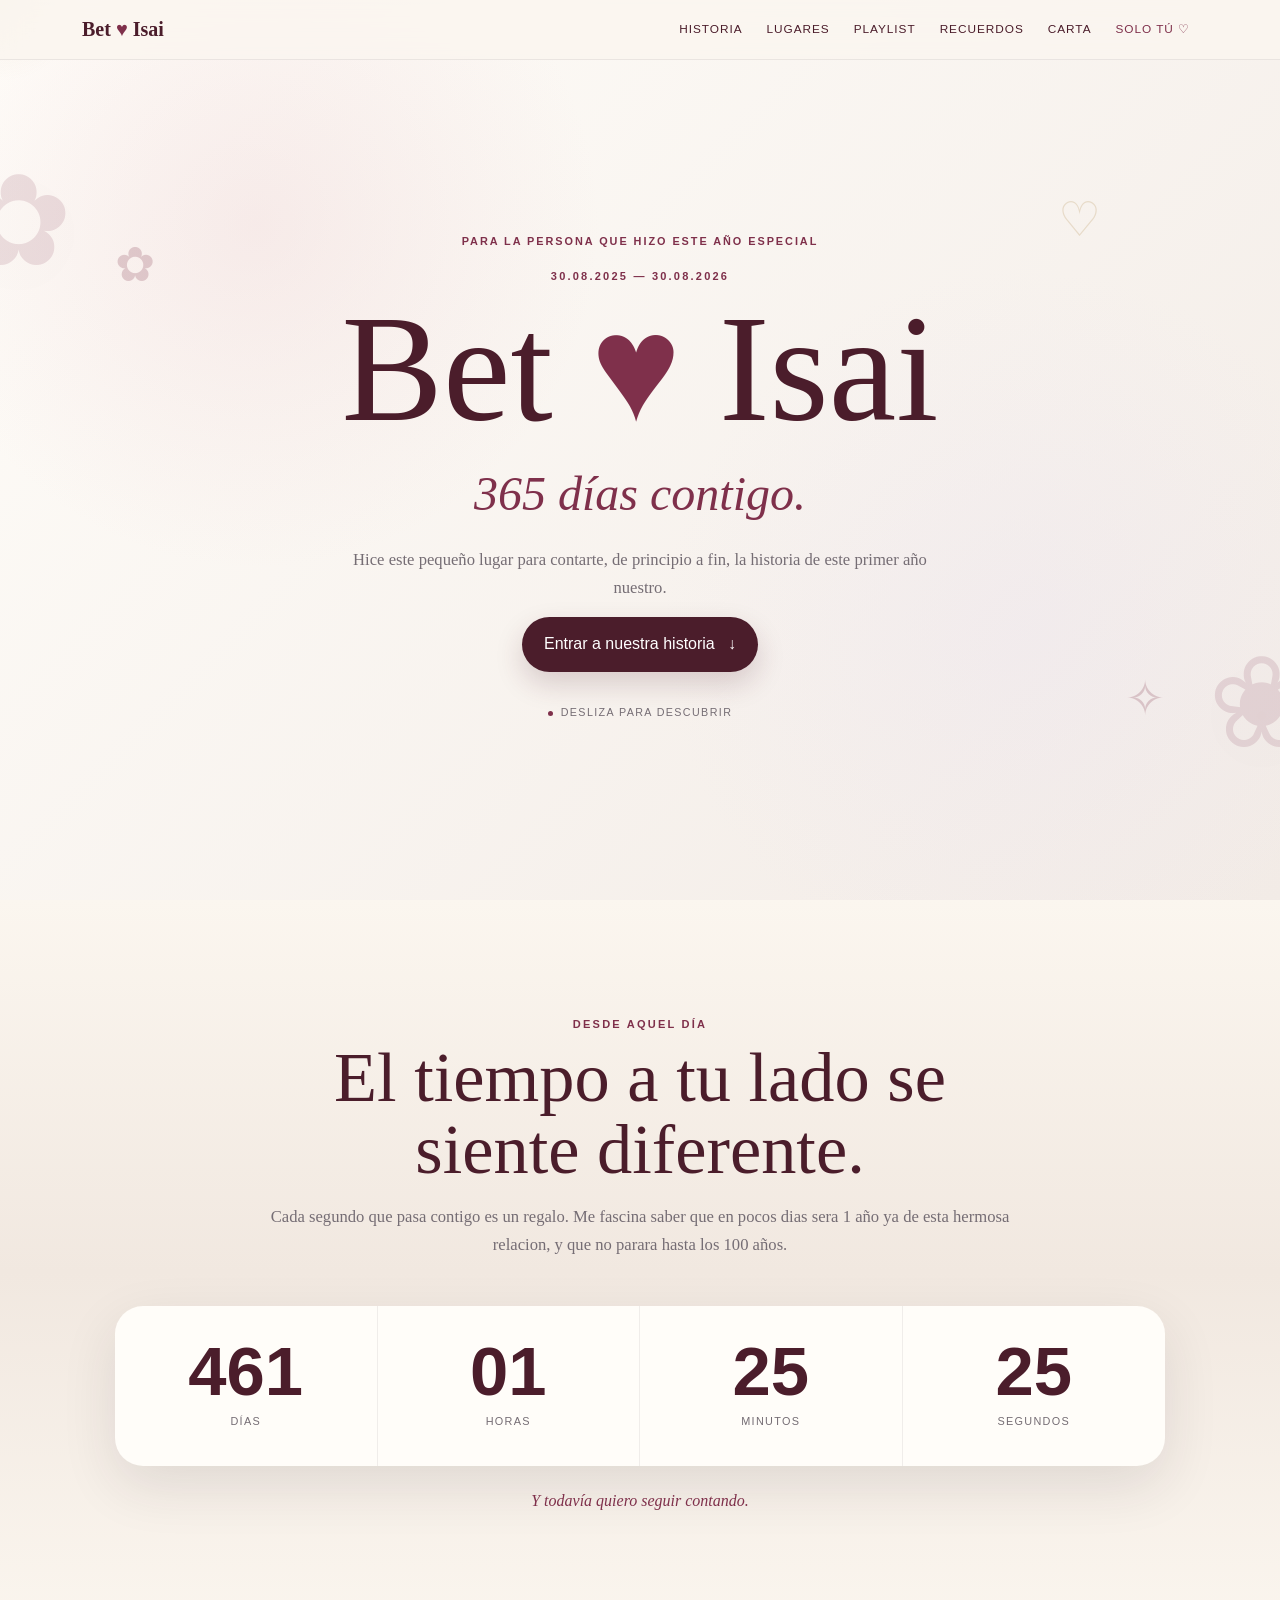
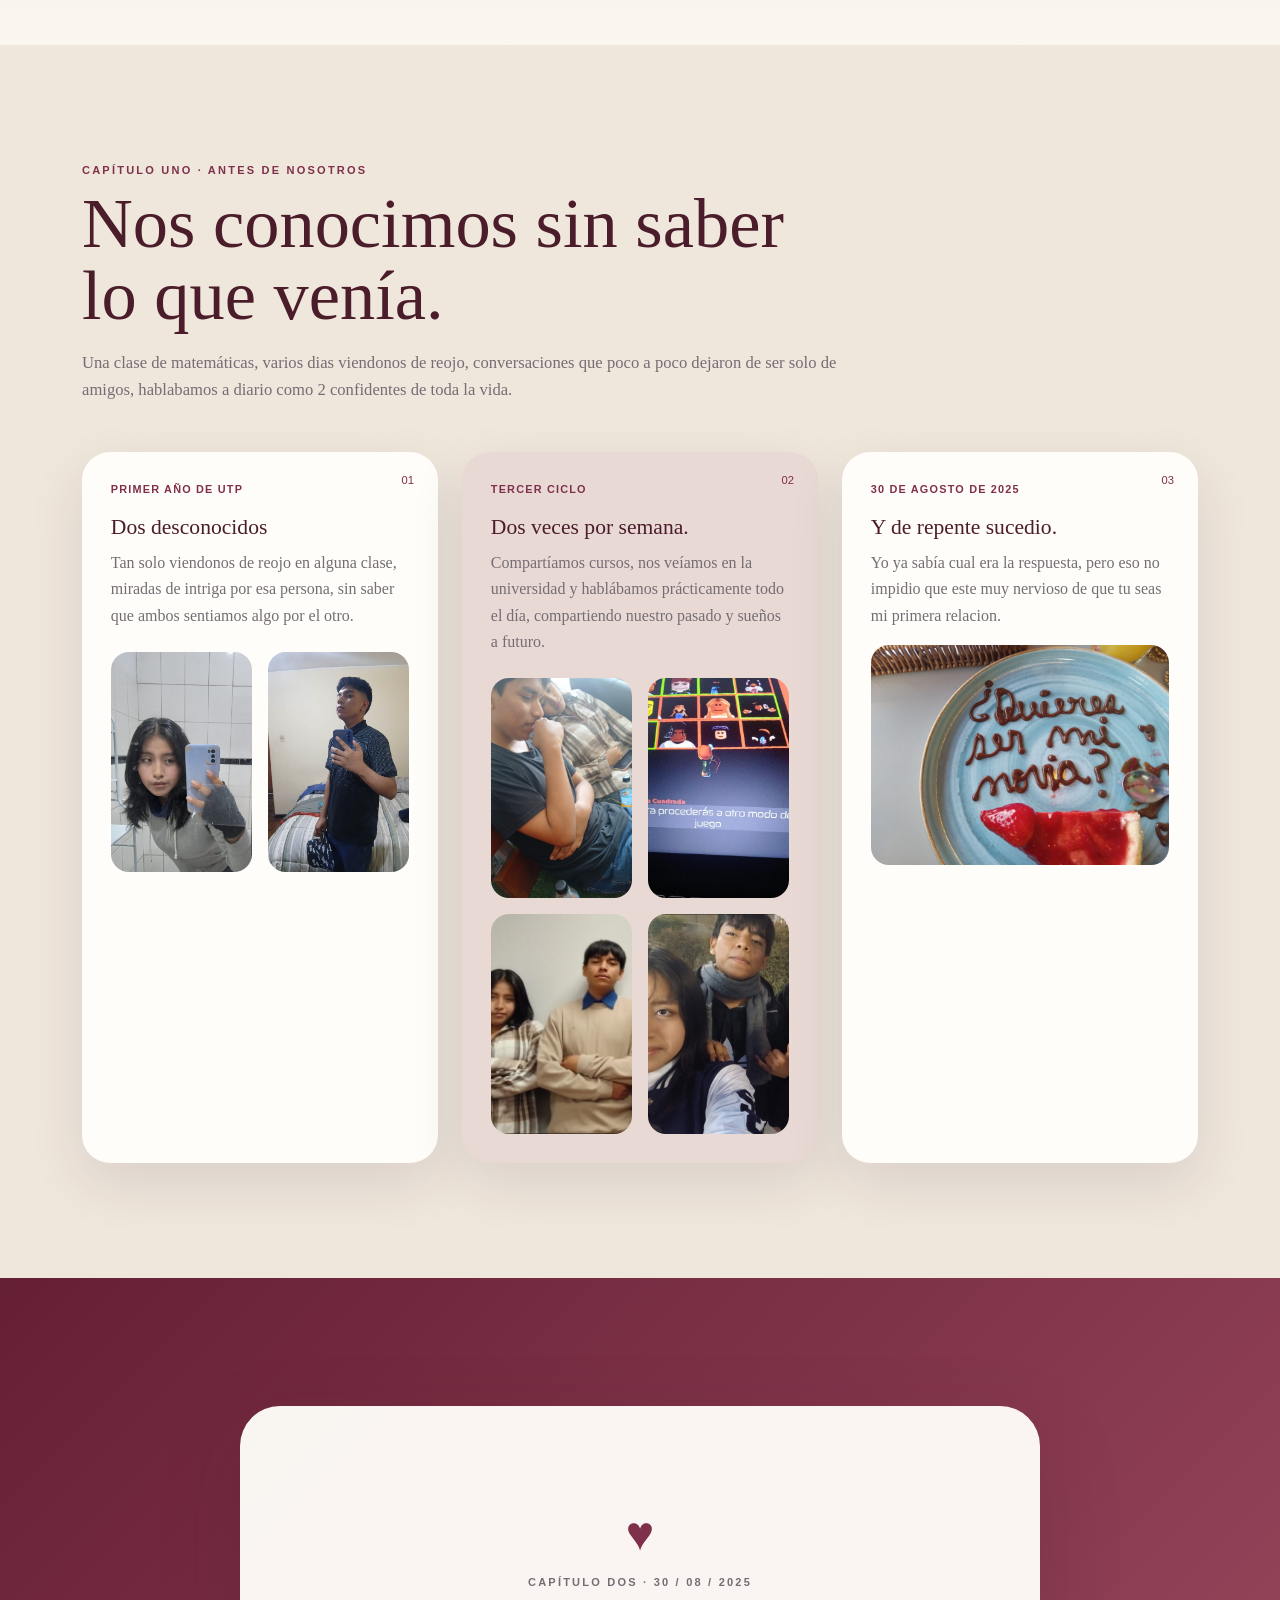
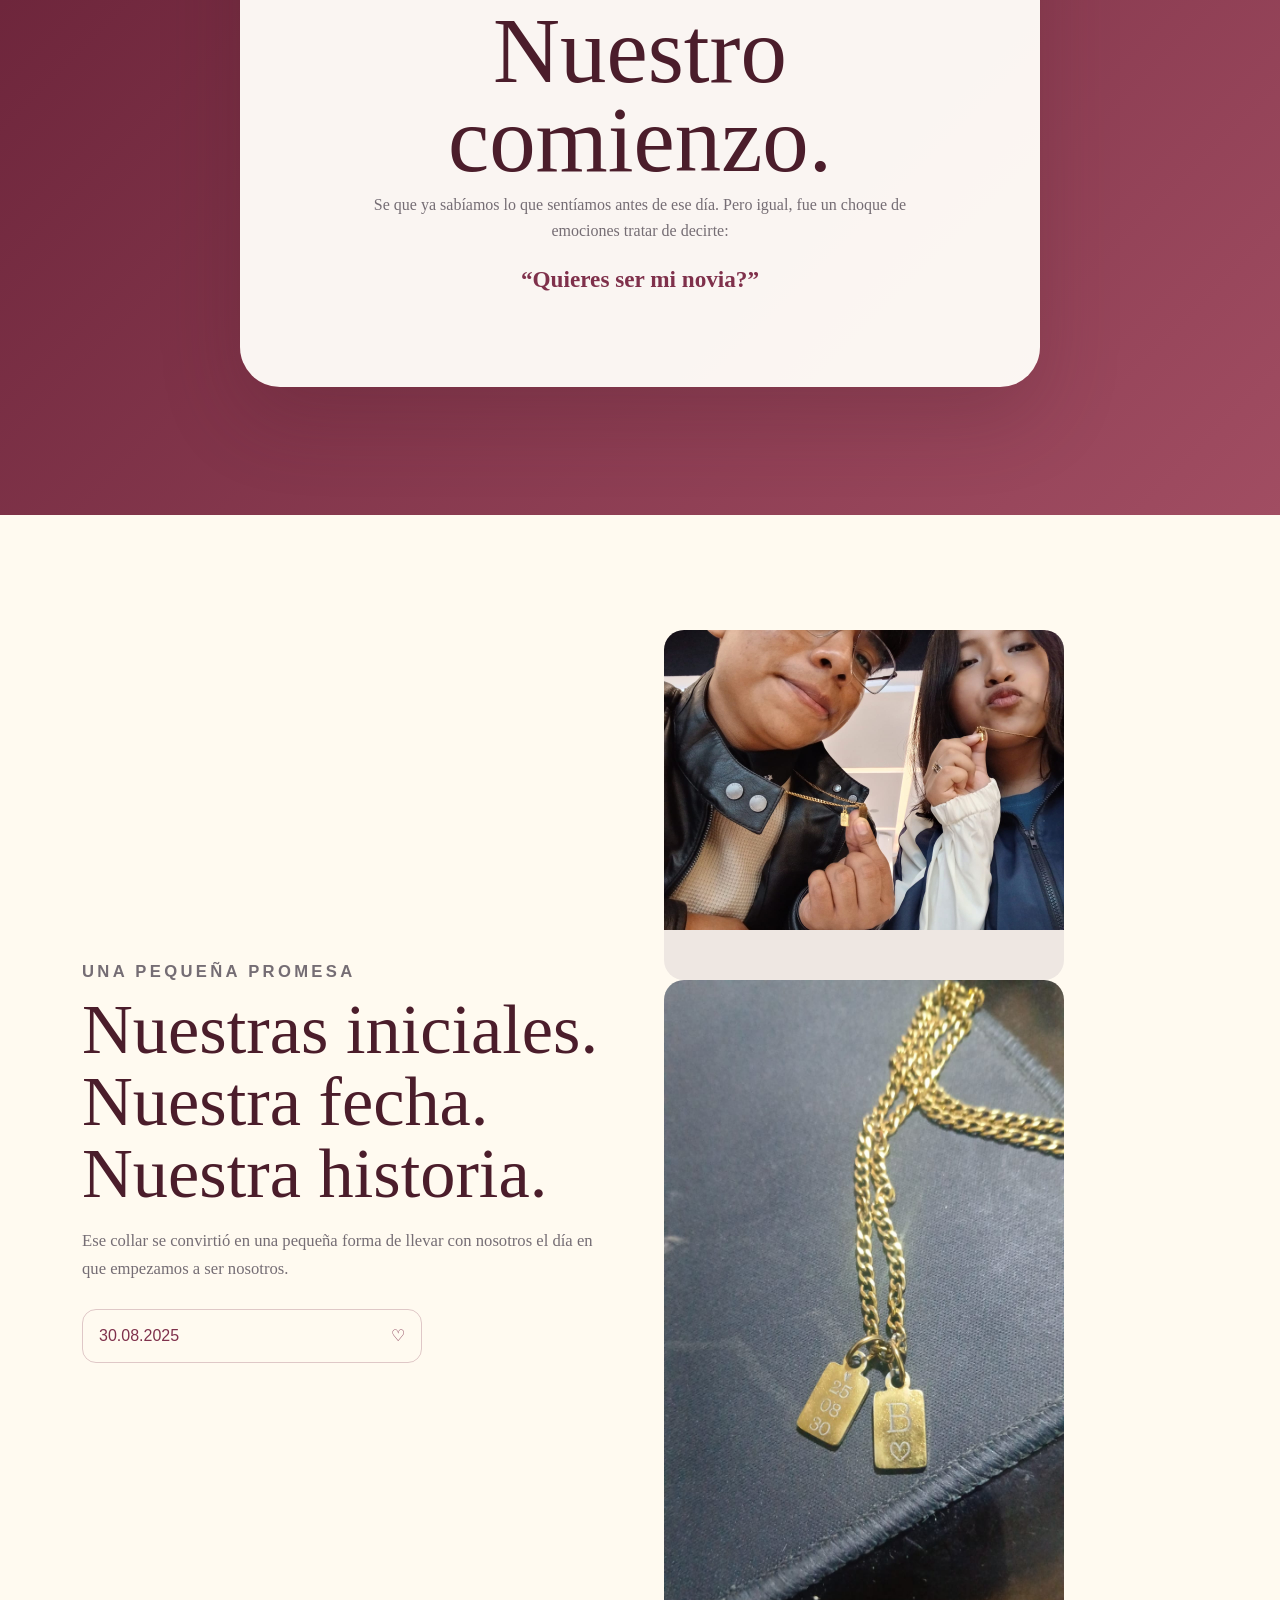
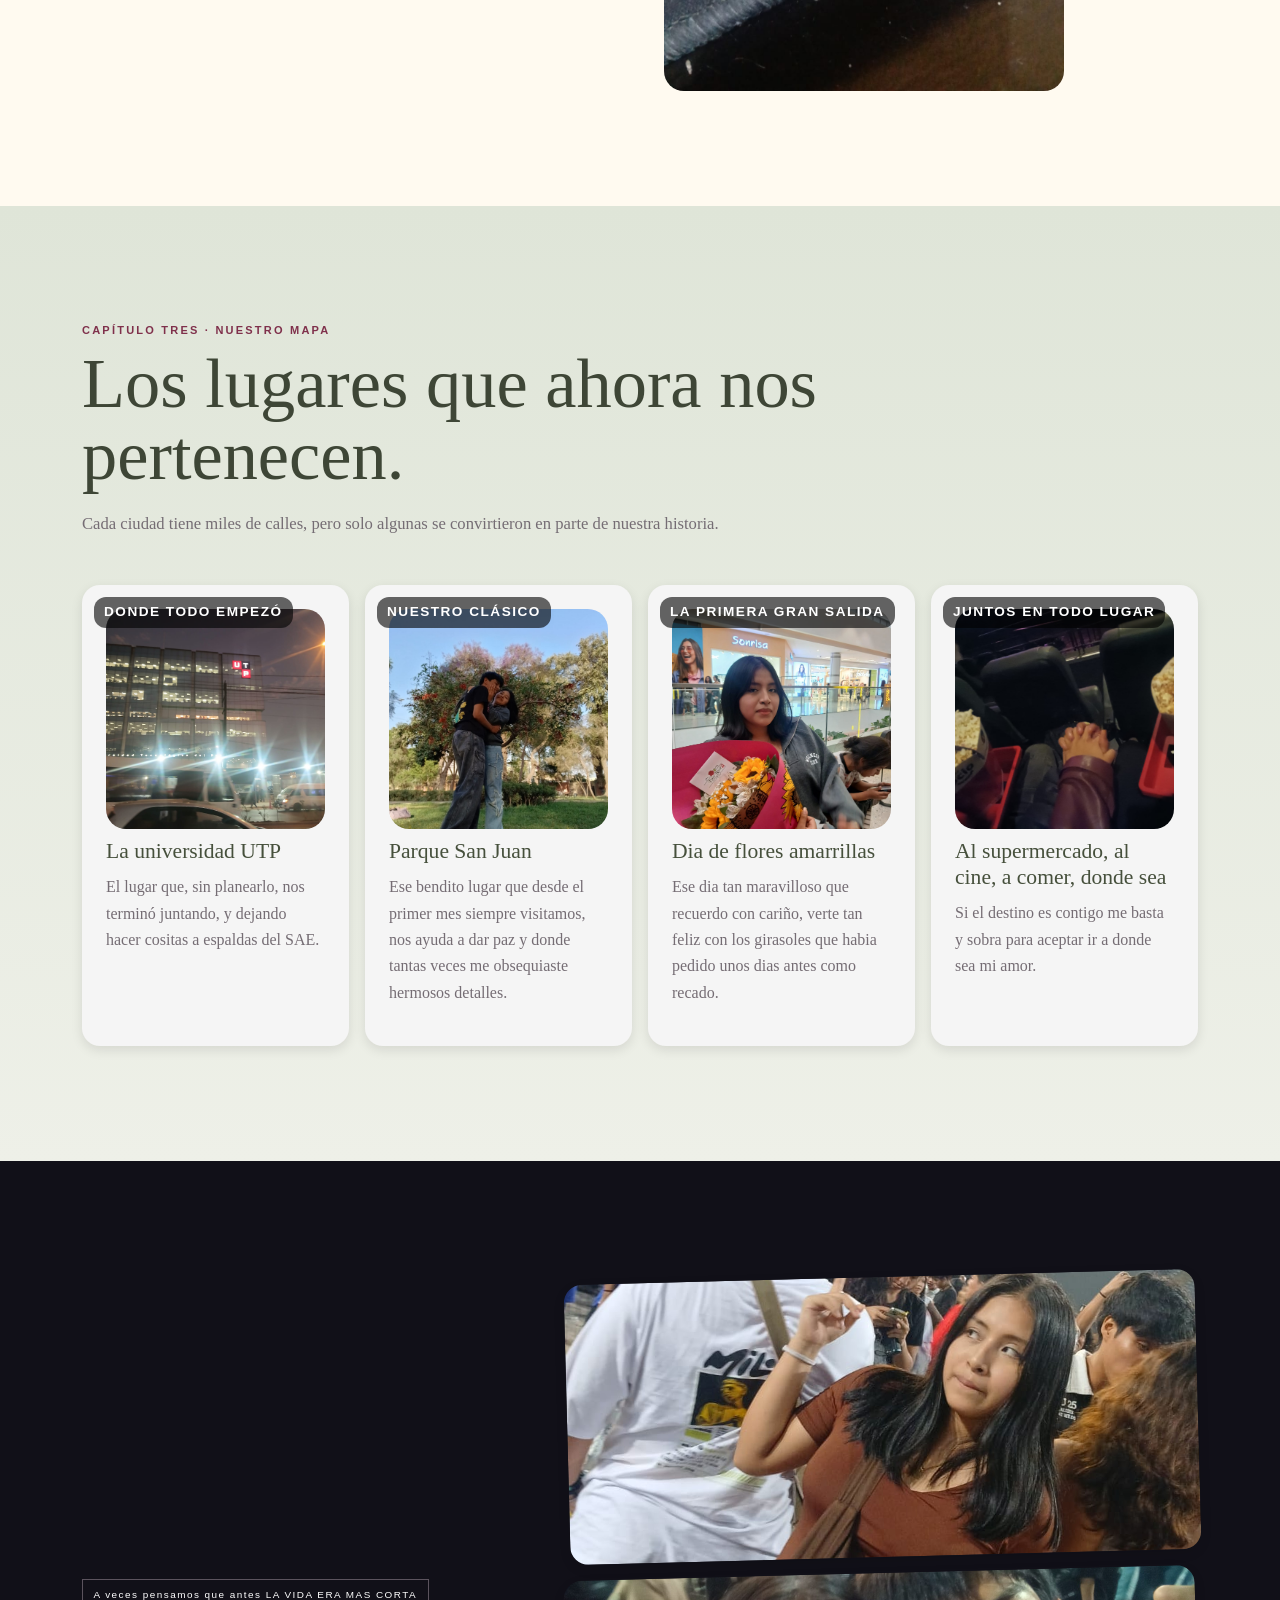
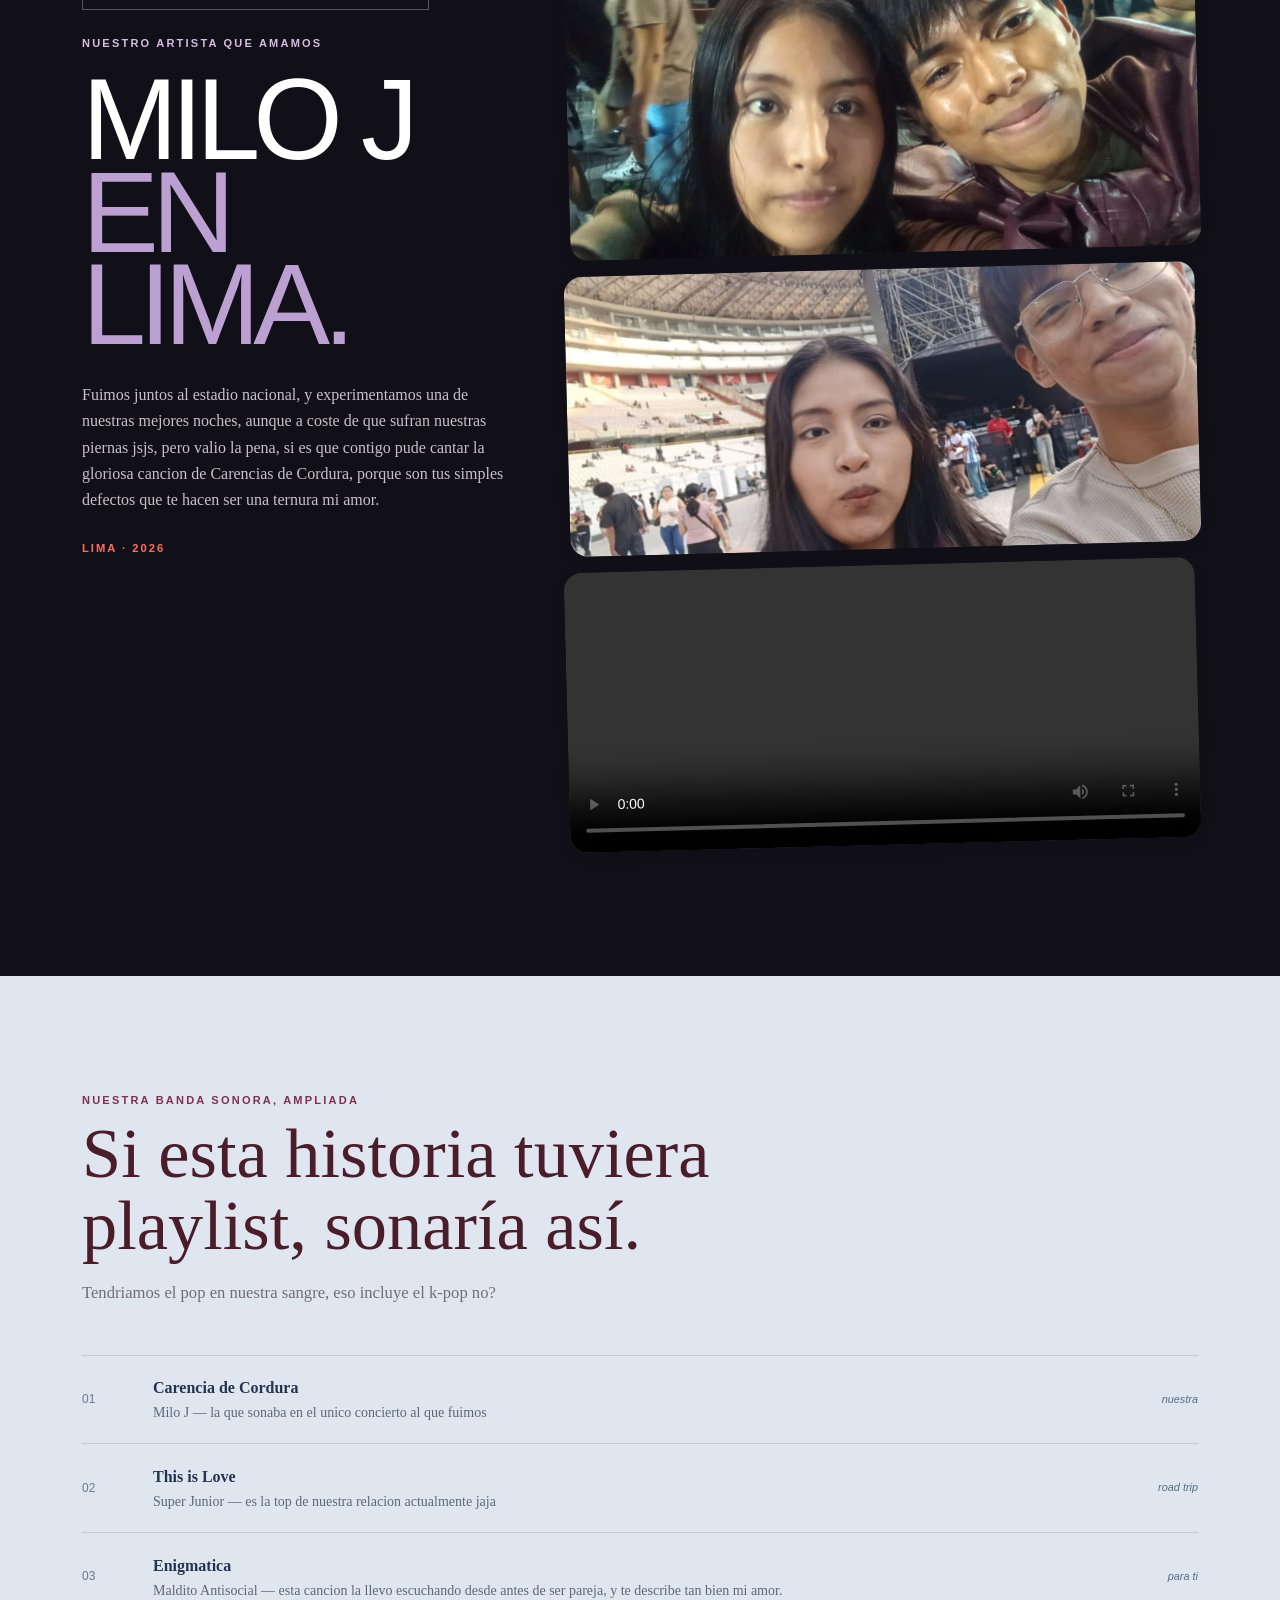
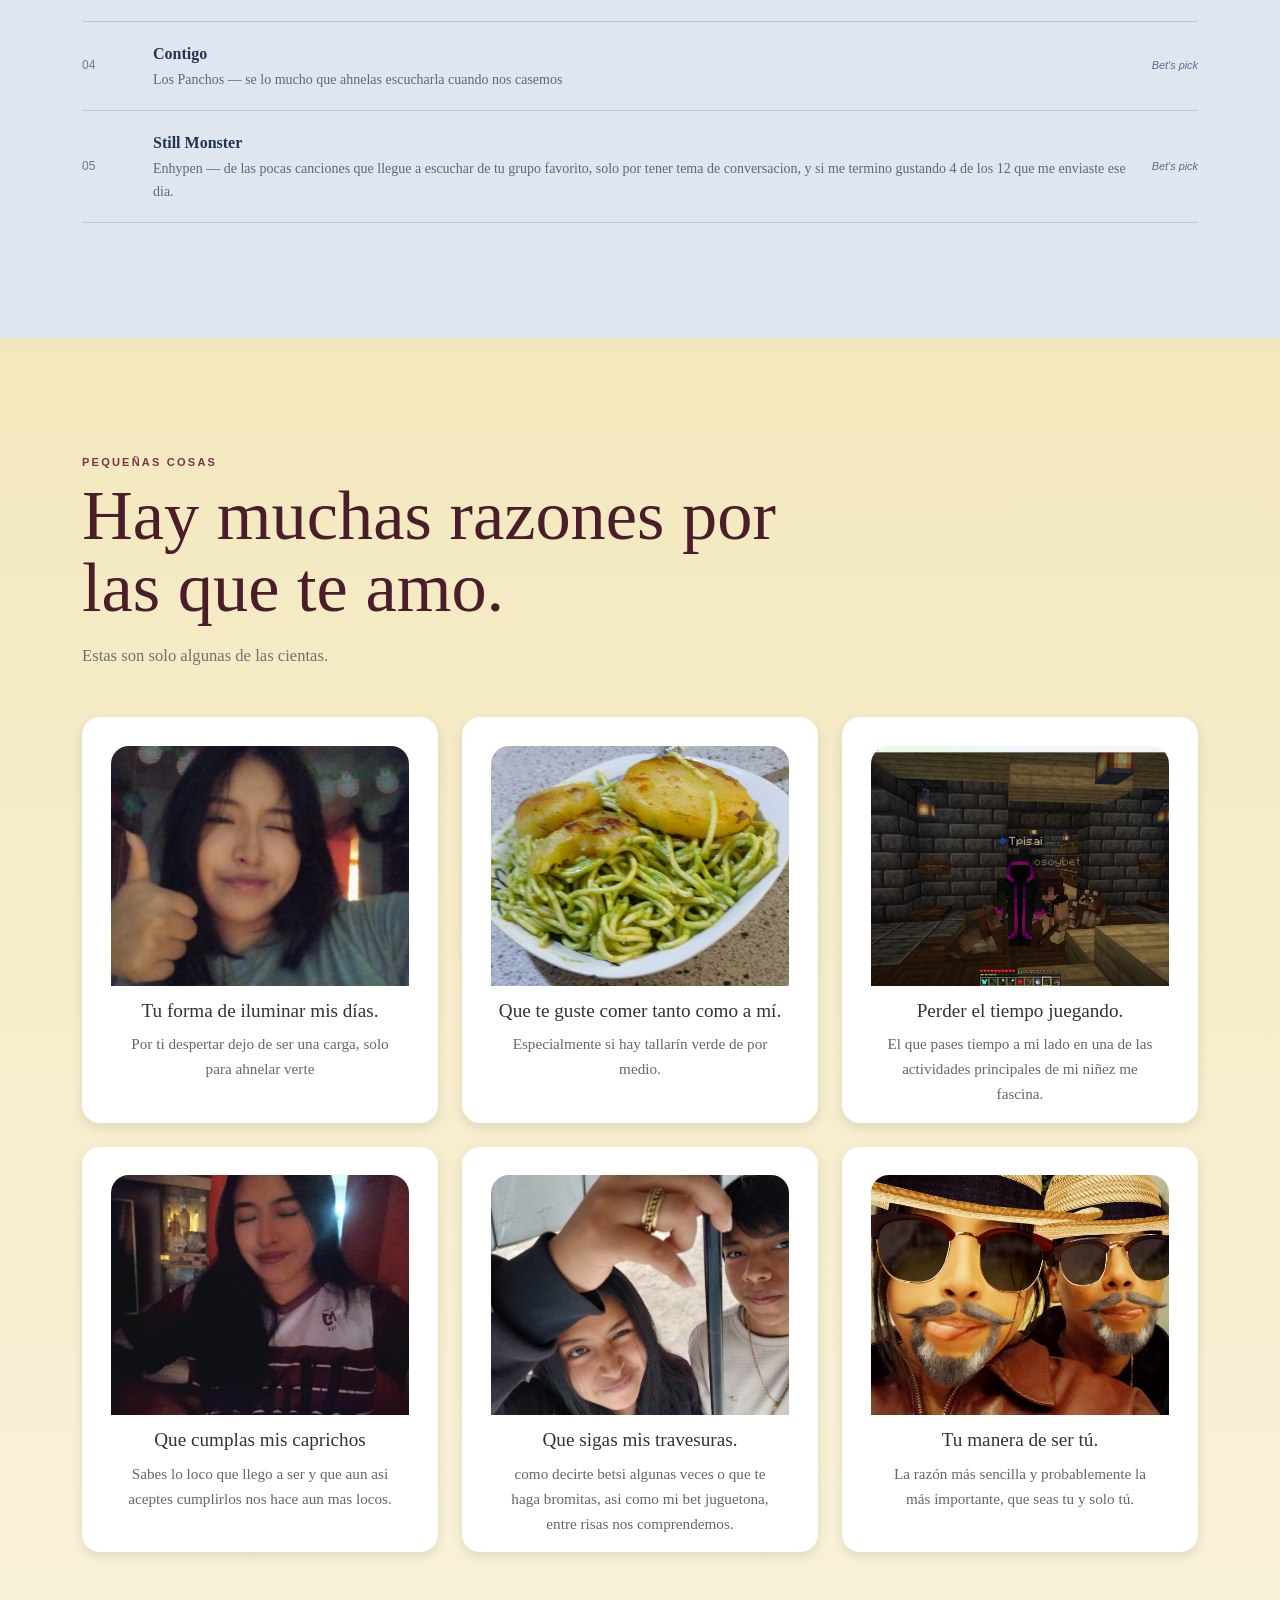
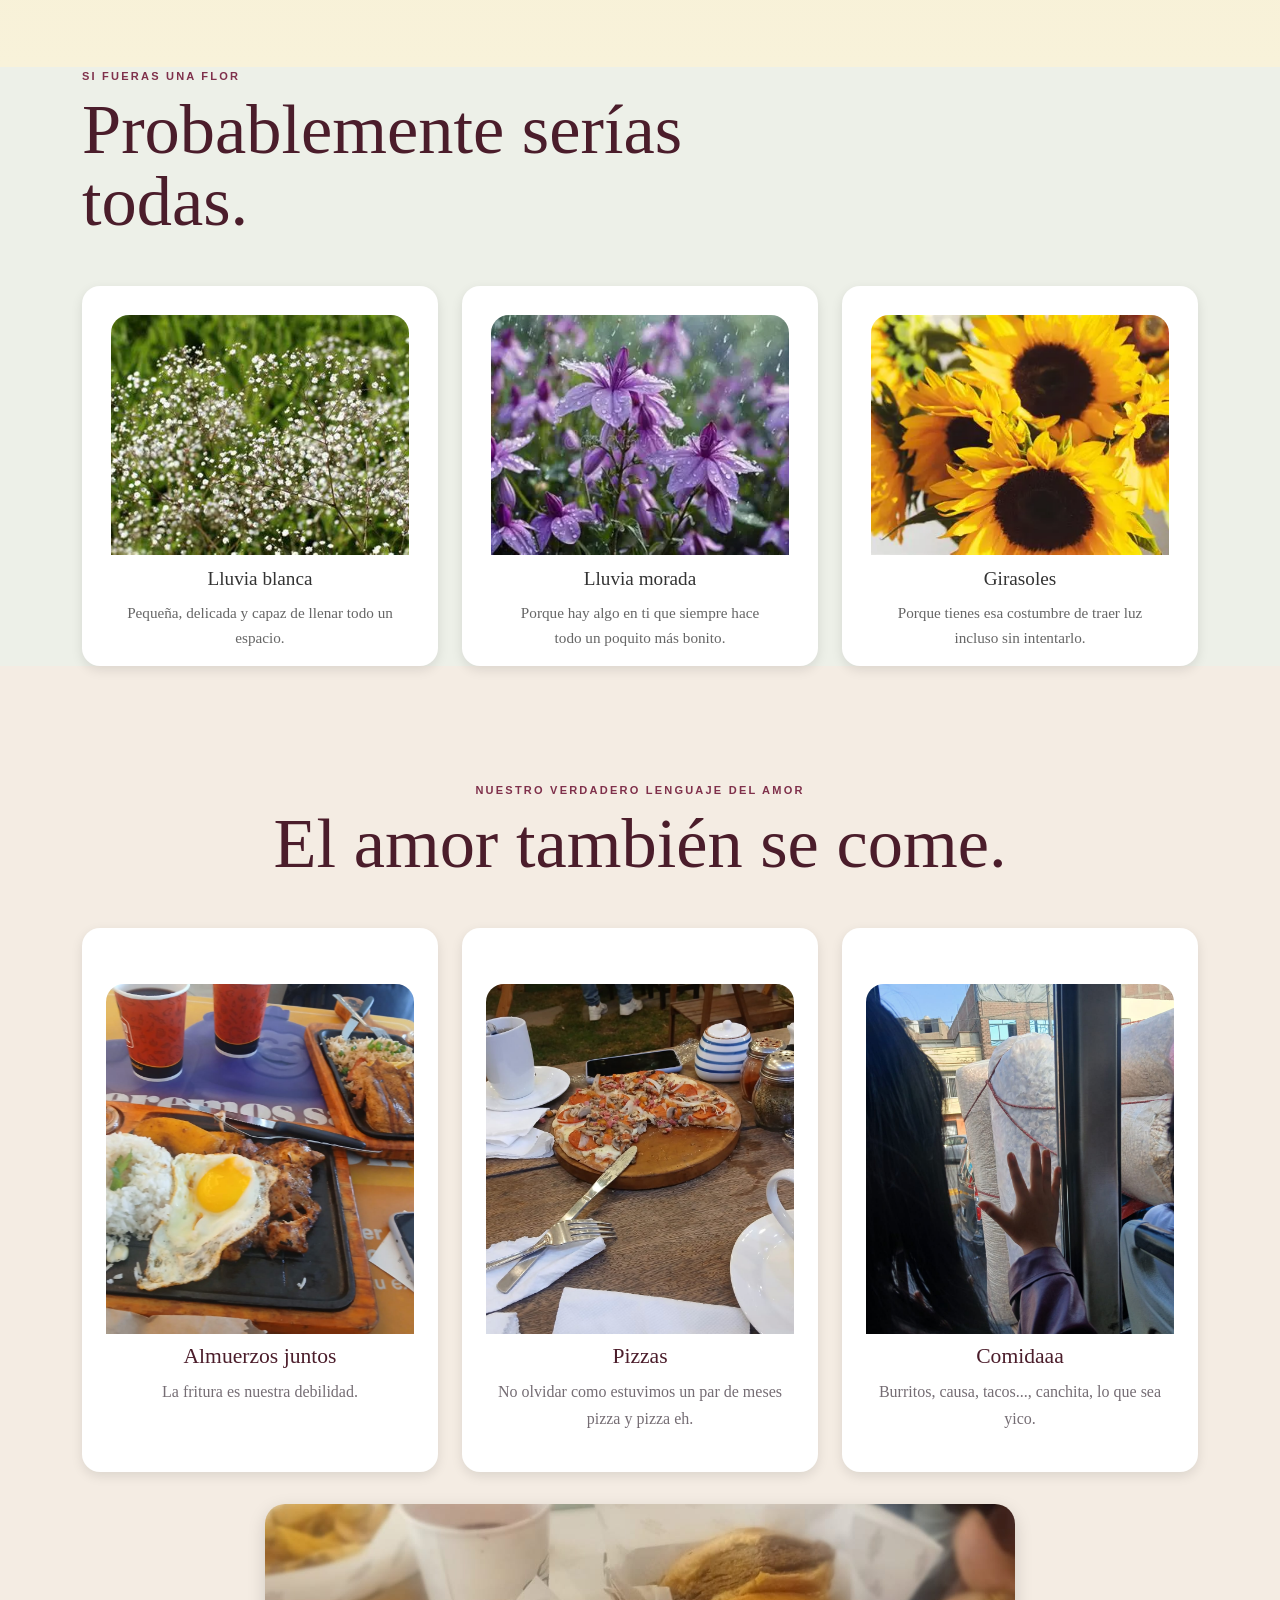
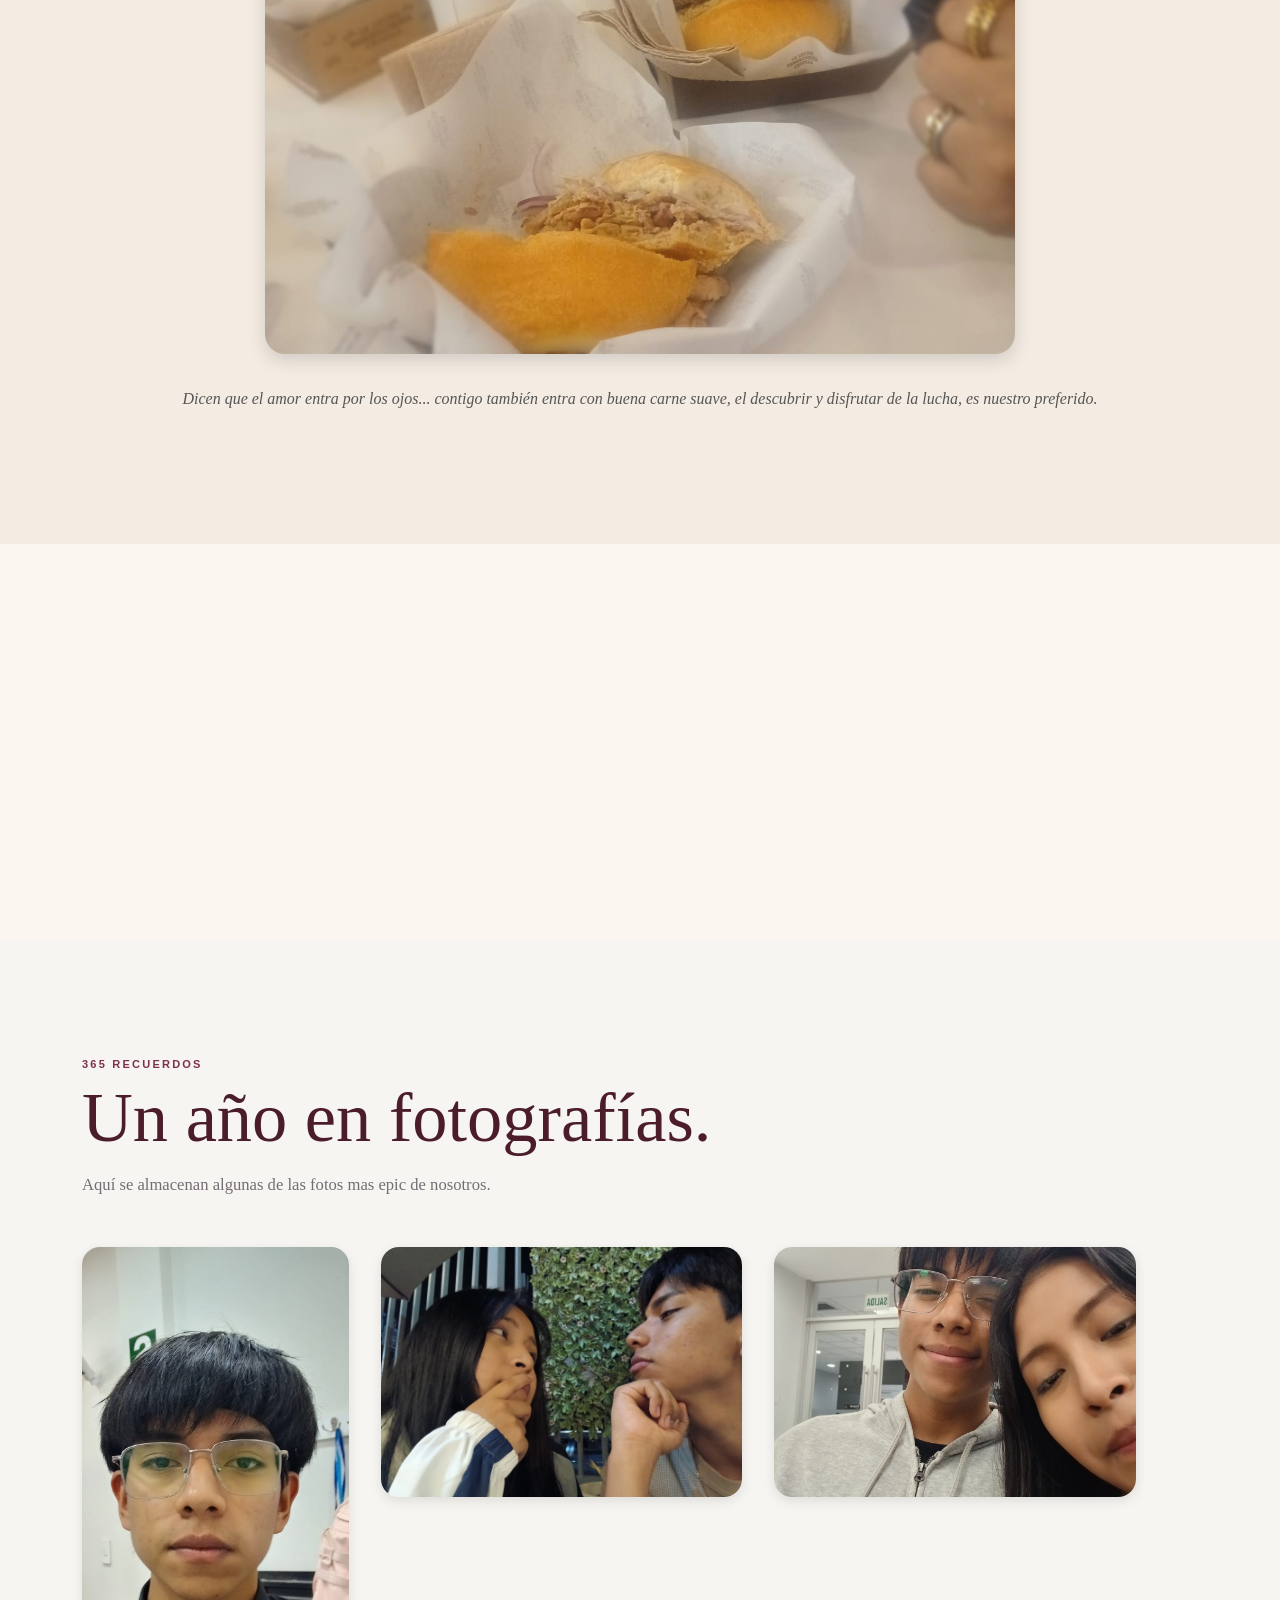
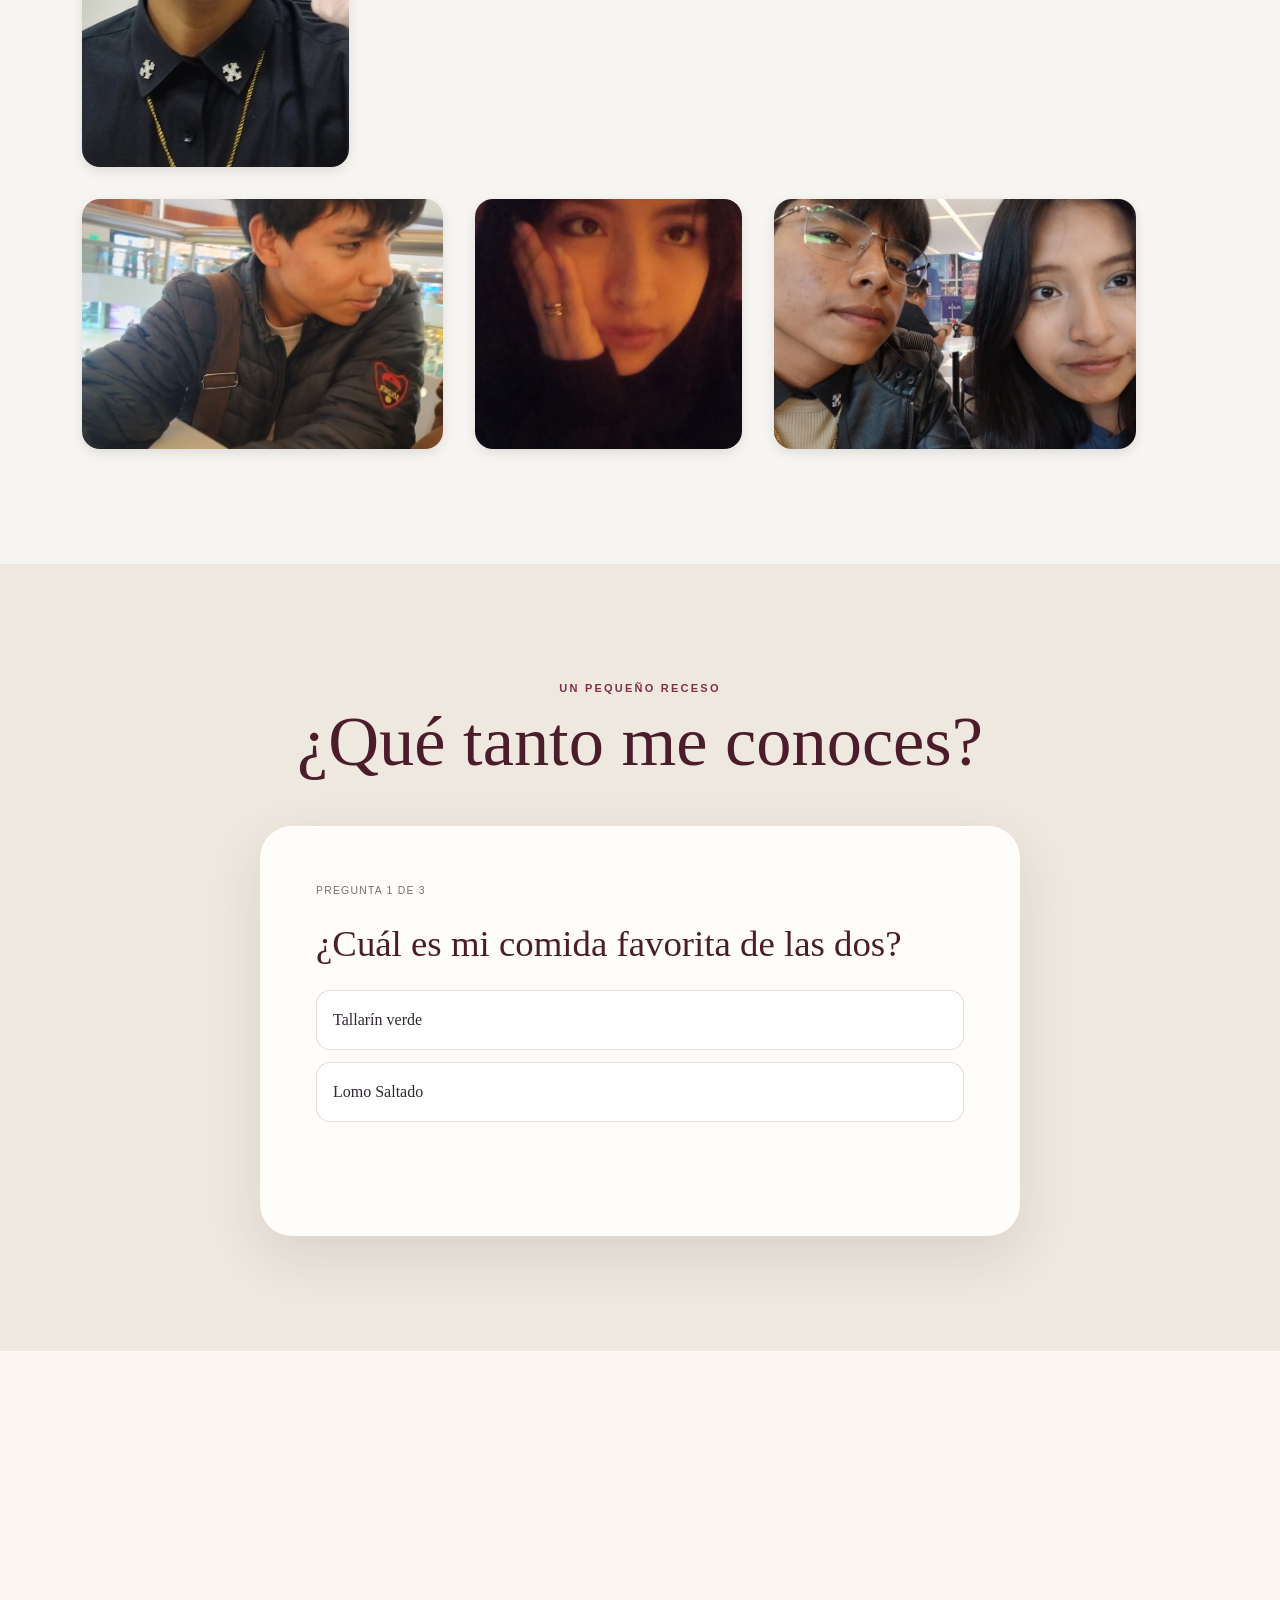
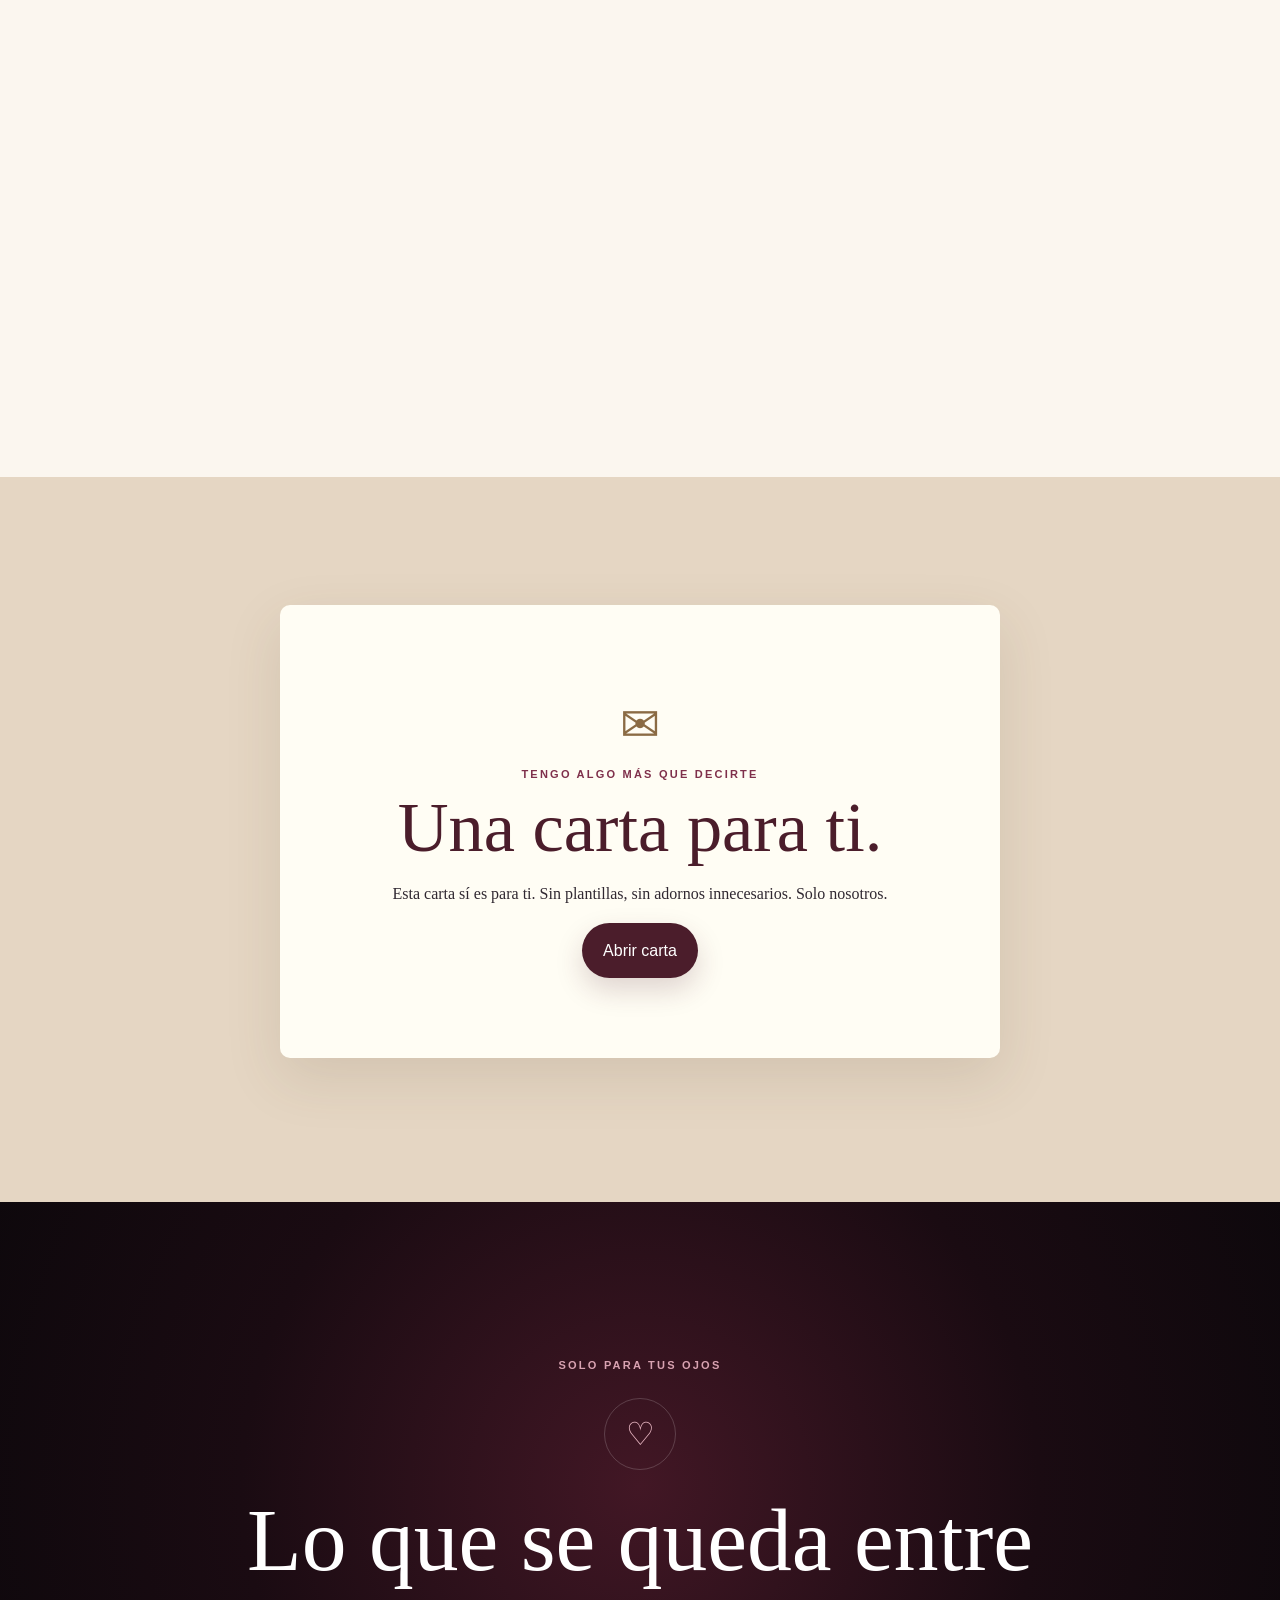
<file: index.html>
<!DOCTYPE html>
<html lang="es">

<head>
  <meta charset="UTF-8">
  <meta name="viewport" content="width=device-width, initial-scale=1">
  <meta name="description" content="365 días de nosotros — un pequeño rincón para Bet.">
  <meta name="theme-color" content="#5b456b">
  <title>Bet & Isai — 365 días contigo</title>
  <link rel="preconnect" href="https://cdn.jsdelivr.net" crossorigin>
  <link href="https://cdn.jsdelivr.net/npm/bootstrap@5.3.8/dist/css/bootstrap.min.css" rel="stylesheet">
  <link rel="stylesheet" href="assets/css/styles.css">
</head>

<body>
  <div class="ambient-background" aria-hidden="true"></div>
  <div class="particle-layer" id="particleLayer" aria-hidden="true"></div>
  <div class="cursor-glow" id="cursorGlow" aria-hidden="true"></div>
  <div class="scroll-progress" id="scrollProgress" aria-hidden="true"></div>
<nav class="navbar navbar-expand-lg fixed-top site-nav" aria-label="Navegación principal">
    <div class="container-xl">
      <a class="navbar-brand" href="#inicio">Bet <span>♥</span> Isai</a>
      <button class="navbar-toggler border-0 shadow-none" type="button" data-bs-toggle="collapse" data-bs-target="#mainNav" aria-controls="mainNav" aria-expanded="false" aria-label="Abrir menú">
        <span class="navbar-toggler-icon"></span>
      </button>
      <div class="collapse navbar-collapse" id="mainNav">
        <ul class="navbar-nav ms-auto align-items-lg-center gap-lg-2">
          <li class="nav-item"><a class="nav-link" href="#historia">Historia</a></li>
          <li class="nav-item"><a class="nav-link" href="#lugares">Lugares</a></li>
          <li class="nav-item"><a class="nav-link" href="#playlist">Playlist</a></li>
          <li class="nav-item"><a class="nav-link" href="#galeria">Recuerdos</a></li>
          <li class="nav-item"><a class="nav-link" href="#carta">Carta</a></li>
          <li class="nav-item"><a class="nav-link nav-special" href="#nuestro-secreto">Solo tú ♡</a></li>
        </ul>
      </div>
    </div>
  </nav>

  <header class="hero d-flex align-items-center" id="inicio">
    <div class="hero-orbit orbit-a" aria-hidden="true">✿</div>
    <div class="hero-orbit orbit-b" aria-hidden="true">♡</div>
    <div class="hero-orbit orbit-c" aria-hidden="true">✧</div>
    <div class="floral-corner floral-corner-left" aria-hidden="true">✿</div>
    <div class="floral-corner floral-corner-right" aria-hidden="true">❀</div>
    <div class="container-xl position-relative">
      <div class="row justify-content-center">
        <div class="col-12 col-lg-9 col-xl-8 text-center hero-content">
          <p class="hero-kicker">PARA LA PERSONA QUE HIZO ESTE AÑO ESPECIAL</p>
          <p class="eyebrow">30.08.2025 — 30.08.2026</p>
          <h1>Bet <span>♥</span> Isai</h1>
          <p class="hero-subtitle">365 días contigo.</p>
          <p class="hero-text mx-auto">Hice este pequeño lugar para contarte, de principio a fin, la historia de este primer año nuestro.</p>
          <button class="main-button" id="startButton" type="button">Entrar a nuestra historia <span>↓</span></button>
          <div class="scroll-hint"><span></span>desliza para descubrir</div>
        </div>
      </div>
    </div>
  </header>

  <main>
    <section class="section counter-section reveal" aria-labelledby="contador-title">
      <div class="container-xl">
        <div class="section-heading text-center mx-auto">
          <p class="eyebrow">Desde aquel día</p>
          <h2 id="contador-title">El tiempo a tu lado se siente diferente.</h2>
            <p>Cada segundo que pasa contigo es un regalo. Me fascina saber que en pocos dias sera 1 año ya de esta hermosa relacion, y que no parara hasta los 100 años.</p>
        </div>
        <div class="counter-card row g-0 mx-auto">
          <div class="counter-item col-6 col-md-3"><strong id="days">365</strong><span>días</span></div>
          <div class="counter-item col-6 col-md-3"><strong id="hours">00</strong><span>horas</span></div>
          <div class="counter-item col-6 col-md-3"><strong id="minutes">00</strong><span>minutos</span></div>
          <div class="counter-item col-6 col-md-3"><strong id="seconds">00</strong><span>segundos</span></div>
        </div>
        <p class="soft-text text-center">Y todavía quiero seguir contando.</p>
      </div>
    </section>

    <section class="section story-section reveal" id="historia">
      <div class="container-xl">
        <div class="section-heading">
          <p class="eyebrow">Capítulo uno · Antes de nosotros</p>
          <h2>Nos conocimos sin saber lo que venía.</h2>
          <p>Una clase de matemáticas, varios dias viendonos de reojo, conversaciones que poco a poco dejaron de ser solo de amigos, hablabamos a diario como 2 confidentes de toda la vida.</p>
        </div>
        <div class="row g-4">
          <article class="col-12 col-lg-4">
            <div class="memory-card h-100"><span class="timeline-number">01</span>
              <p class="timeline-date">Primer Año de UTP</p>
              <h3>Dos desconocidos</h3>
              <p>Tan solo viendonos de reojo en alguna clase, miradas de intriga por esa persona, sin saber que ambos sentiamos algo por el otro.</p>
              <div class="desc-photos"> 
                <div class="desc-photo"> 
                  <img src="assets/img/historia/desconocidos-01.jfif" alt="Foto iconica de bet que bella es" > 
                </div> 
                <div class="desc-photo" id="desconocido-2"> 
                  <img src="assets/img/historia/desconocidos-02.jpeg" alt="Foto mia de cuando empezamos a hablar ese año" > 
                </div> 
              </div> 
            </div>
          </article>
          <article class="col-12 col-lg-4">
            <div class="memory-card featured h-100"><span class="timeline-number">02</span>
              <p class="timeline-date">Tercer ciclo</p>
              <h3>Dos veces por semana.</h3>
              <p>Compartíamos cursos, nos veíamos en la universidad y hablábamos prácticamente todo el día, compartiendo nuestro pasado y sueños a futuro.</p>
              <div class="desc-photos"> 
                <div class="desc-photo" id="tercer-ciclo-1"> 
                  <img src="assets/img/historia/tercer-ciclo-1.jpeg" alt="Nuestro primer momento en tercer ciclo" > 
                </div> 
                <div class="desc-photo" id="tercer-ciclo-2"> 
                  <img src="assets/img/historia/tercer-ciclo-2.jfif" alt="Nuestro segundo momento en tercer ciclo" > 
                </div> 
                <div class="desc-photo" id="tercer-ciclo-3"> 
                  <img src="assets/img/historia/tercer-ciclo-3.png" alt="Nuestro tercer momento en tercer ciclo" > 
                </div> 
                <div class="desc-photo" id="tercer-ciclo-4"> 
                  <img src="assets/img/historia/tercer-ciclo-4.png" alt="Nuestro cuarto momento en tercer ciclo" > 
                </div> 
              </div> 
            </div>
          </article>
          <article class="col-12 col-lg-4">
            <div class="memory-card h-100"><span class="timeline-number">03</span>
              <p class="timeline-date">30 de agosto de 2025</p>
              <h3>Y de repente sucedio.</h3>
              <p>Yo ya sabía cual era la respuesta, pero eso no impidio que este muy nervioso de que tu seas mi primera relacion.</p>
              <div class="desc-photo"> 
                  <img src="assets/img/historia/quieres_ser_mi_novia.jfif" alt="El dia que te propuse ser mi enamorada" > 
                </div> 
            </div>
          </article>
        </div>
      </div>
    </section>

    <section class="love-section reveal">
      <div class="container-xl">
        <div class="love-card mx-auto text-center">
          <div class="love-symbol">♥</div>
          <p class="eyebrow">Capítulo dos · 30 / 08 / 2025</p>
          <h2>Nuestro comienzo.</h2>
          <p>Se que ya sabíamos lo que sentíamos antes de ese día. Pero igual, fue un choque de emociones tratar de decirte:</p>
          <strong>“Quieres ser mi novia?”</strong>
        </div>
      </div>
    </section>

    <section class="section reveal necklace-section">
      <div class="container-xl">
        <div class="row align-items-center g-5">
          <div class="col-12 col-lg-6 split-text">
            <p class="eyebrow">Una pequeña promesa</p>
            <h2>Nuestras iniciales. Nuestra fecha. Nuestra historia.</h2>
            <p>Ese collar se convirtió en una pequeña forma de llevar con nosotros el día en que empezamos a ser nosotros.</p>
            <div class="mini-note"><span>30.08.2025</span><span>♡</span></div>
          </div>
          <div class="col-12 col-lg-6">
            <div class="collar-photo">
              <img src="assets/img/collar/collar-1.jfif" alt="Collar con nuestras iniciales y fecha de aniversario">
            </div>
            <div class="collar-photo">
              <img src="assets/img/collar/collar-2.jpeg" alt="Collar con nuestras iniciales y fecha de aniversario">
            </div>
          </div>
        </div>
      </div>
    </section>

    <section class="section places-section reveal" id="lugares">
      <div class="container-xl">
        <div class="section-heading">
          <p class="eyebrow">Capítulo tres · Nuestro mapa</p>
          <h2>Los lugares que ahora nos pertenecen.</h2>
          <p>Cada ciudad tiene miles de calles, pero solo algunas se convirtieron en parte de nuestra historia.</p>
        </div>
        <div class="row g-3">
          <article class="col-12 col-sm-6 col-xl-3">
            <div class="place-card h-100" id="universidad">
              <img src="assets/img/lugares/lugares-1.jpeg" alt="Foto de la universidad donde nos conocimos">
              <span class="place-tag">Donde todo empezó</span>
              <h3>La universidad UTP</h3>
              <p>El lugar que, sin planearlo, nos terminó juntando, y dejando hacer cositas a espaldas del SAE.</p>
            </div>
          </article>
          <article class="col-12 col-sm-6 col-xl-3">
            <div class="place-card h-100">
              <img src="assets/img/lugares/lugares-2.jfif" alt="Foto de un lugar que nos gusta mucho">
              <span class="place-tag">Nuestro clásico</span>
              <h3>Parque San Juan</h3>
              <p>Ese bendito lugar que desde el primer mes siempre visitamos, nos ayuda a dar paz y donde tantas veces me obsequiaste hermosos detalles.</p>
            </div>
          </article>
          <article class="col-12 col-sm-6 col-xl-3">
            <div class="place-card h-100">
              <img src="assets/img/lugares/lugares-3.jfif" alt="Foto de la primera vez que fuimos juntos">
              <span class="place-tag">La primera gran salida</span>
              <h3>Dia de flores amarrillas</h3>
              <p>Ese dia tan maravilloso que recuerdo con cariño, verte tan feliz con los girasoles que habia pedido unos dias antes como recado.</p>
            </div>
          </article>
          <article class="col-12 col-sm-6 col-xl-3">
            <div class="place-card h-100">
              <img src="assets/img/lugares/lugares-4.jfif" alt="Foto del lugar soñado">
              <span class="place-tag">Juntos en todo lugar</span>
              <h3>Al supermercado, al cine, a comer, donde sea</h3>
              <p>Si el destino es contigo me basta y sobra para aceptar ir a donde sea mi amor.</p>
            </div>
          </article>
        </div>
      </div>
    </section>

    <section class="concert-section reveal" id="concierto">
      <div class="container-xl">
        <div class="row align-items-center g-5">
          <div class="col-12 col-lg-5 concert-copy"><span class="street-label">A veces pensamos que antes LA VIDA ERA MAS CORTA</span>
            <p class="eyebrow mt-4">Nuestro artista que amamos</p>
            <h2>Milo J<br><span>en Lima.</span></h2>
            <p>Fuimos juntos al estadio nacional, y experimentamos una de nuestras mejores noches, aunque a coste de que sufran nuestras piernas jsjs, pero valio la pena, si es que contigo pude cantar la gloriosa cancion de Carencias de Cordura, porque son tus simples defectos que te hacen ser una ternura mi amor.</p>
            <div class="concert-date">LIMA · 2026</div>
          </div>
          <div class="col-12 col-lg-7">
            <div class="concert-photo">
              <img src="assets/img/concierto/concierto-1.jfif" alt="Foto de nosotros en el concierto de Milo J">
            </div>
            <div class="concert-photo">
              <img src="assets/img/concierto/concierto-2.jfif" alt="Foto de nosotros en el concierto de Milo J">
            </div>
            <div class="concert-photo">
              <img src="assets/img/concierto/concierto-3.jpeg" alt="Foto de nosotros en el concierto de Milo J">
            </div>
            <div class="concert-photo">
              <video src="assets/img/concierto/concierto-4.mp4" playsinline controls></video>
            </div>
            </div>
          </div>
        </div>
      </div>
    </section>

    <section class="section playlist-section reveal" id="playlist">
      <div class="container-xl">
        <div class="section-heading">
          <p class="eyebrow">Nuestra banda sonora, ampliada</p>
          <h2>Si esta historia tuviera playlist, sonaría así.</h2>
          <p>Tendriamos el pop en nuestra sangre, eso incluye el k-pop no?</p>
        </div>
        <ol class="playlist list-unstyled mb-0">
          <li><span class="track-index">01</span>
            <div><strong>Carencia de Cordura</strong><small>Milo J — la que sonaba en el unico concierto al que fuimos</small></div><em>nuestra</em>
          </li>
          <li><span class="track-index">02</span>
            <div><strong>This is Love</strong><small>Super Junior — es la top de nuestra relacion actualmente jaja</small></div><em>road trip</em>
          </li>
          <li><span class="track-index">03</span>
            <div><strong>Enigmatica</strong><small>Maldito Antisocial — esta cancion la llevo escuchando desde antes de ser pareja, y te describe tan bien mi amor.</small></div><em>para ti</em>
          </li>
          <li><span class="track-index">04</span>
            <div><strong>Contigo</strong><small>Los Panchos — se lo mucho que ahnelas escucharla cuando nos casemos</small></div><em>Bet's pick</em>
          </li>
          <li><span class="track-index">05</span>
            <div><strong>Still Monster</strong><small>Enhypen — de las pocas canciones que llegue a escuchar de tu grupo favorito, solo por tener tema de conversacion, y si me termino gustando 4 de los 12 que me enviaste ese dia.</small></div><em>Bet's pick</em>
          </li>
        </ol>
      </div>
    </section>

    <section class="section reveal reasons-section">
      <div class="container-xl">
        <div class="section-heading">
          <p class="eyebrow">Pequeñas cosas</p>
          <h2>Hay muchas razones por las que te amo.</h2>
          <p>Estas son solo algunas de las cientas.</p>
        </div>
        <div class="row g-4">
          <article class="col-12 col-md-6 col-xl-4">
            <div class="reason-card h-100">
              <img src="assets/img/cosas/cosas-1.jpeg" alt="Foto de Bet sonriendo" class="reason-photo">
              <h3>Tu forma de iluminar mis días.</h3>
              <p>Por ti despertar dejo de ser una carga, solo para ahnelar verte</p>
            </div>
          </article>
          <article class="col-12 col-md-6 col-xl-4">
            <div class="reason-card h-100">
              <img src="assets/img/cosas/cosas-2.jpeg" alt="Foto de Bet con un gesto gracioso" class="reason-photo">
              <h3>Que te guste comer tanto como a mí.</h3>
              <p>Especialmente si hay tallarín verde de por medio.</p>
            </div>
          </article>
          <article class="col-12 col-md-6 col-xl-4">
            <div class="reason-card h-100">
              <img src="assets/img/cosas/cosas-3.jfif" alt="Foto de Bet con un gesto gracioso" class="reason-photo">
              <h3>Perder el tiempo juegando.</h3>
              <p>El que pases tiempo a mi lado en una de las actividades principales de mi niñez me fascina.</p>
            </div>
          </article>
          <article class="col-12 col-md-6 col-xl-4">
            <div class="reason-card h-100">
              <img src="assets/img/cosas/cosas-4.jfif" alt="Foto de Bet con polo de milo j" class="reason-photo">
              <h3>Que cumplas mis caprichos</h3>
              <p>Sabes lo loco que llego a ser y que aun asi aceptes cumplirlos nos hace aun mas locos.</p>
            </div>
          </article>
          <article class="col-12 col-md-6 col-xl-4">
            <div class="reason-card h-100">
              <img src="assets/img/cosas/cosas-5.jfif" alt="Foto de Bet chistosa" class="reason-photo">
              <h3>Que sigas mis travesuras.</h3>
              <p>como decirte betsi algunas veces o que te haga bromitas, asi como mi bet juguetona, entre risas nos comprendemos.</p>
            </div>
          </article>
          <article class="col-12 col-md-6 col-xl-4">
            <div class="reason-card h-100">
              <img src="assets/img/cosas/cosas-6.jfif" alt="Foto de Bet siendo ella" class="reason-photo">
              <h3>Tu manera de ser tú.</h3>
              <p>La razón más sencilla y probablemente la más importante, que seas tu y solo tú.</p>
            </div>
          </article>
        </div>
      </div>
    </section>

    <section class="flower-section reveal">
      <div class="container-xl">
        <div class="section-heading">
          <p class="eyebrow">Si fueras una flor</p>
          <h2>Probablemente serías todas.</h2>
        </div>
        <div class="row g-4">
          <article class="col-12 col-md-4">
            <div class="flower-card h-100">
              <img src="assets/img/flores/flor-1.jfif" alt="Flores blancas" class="flor-photo">
              <h3>Lluvia blanca</h3>
              <p>Pequeña, delicada y capaz de llenar todo un espacio.</p>
            </div>
          </article>
          <article class="col-12 col-md-4">
            <div class="flower-card h-100">
              <img src="assets/img/flores/flores-2.webp" alt="Flores Purpuras" class="flor-photo">
              <h3>Lluvia morada</h3>
              <p>Porque hay algo en ti que siempre hace todo un poquito más bonito.</p>
            </div>
          </article>
          <article class="col-12 col-md-4">
            <div class="flower-card h-100">
              <img src="assets/img/flores/flores-3.webp" alt="flores de Girasol" class="flor-photo">
              <h3>Girasoles</h3>
              <p>Porque tienes esa costumbre de traer luz incluso sin intentarlo.</p>
            </div>
          </article>
        </div>
      </div>
    </section>

    <section class="section food-section reveal">
      <div class="container-xl">
        <div class="section-heading text-center mx-auto">
          <p class="eyebrow">Nuestro verdadero lenguaje del amor</p>
          <h2>El amor también se come.</h2>
        </div>
        <div class="row g-4">
          <article class="col-12 col-md-4">
            <div class="food-card h-100">
              <img src="assets/img/comidas/comida-1.jpeg" alt="Foto de comida con Bet" class="food-photo">
              <h3>Almuerzos juntos</h3>
              <p>La fritura es nuestra debilidad.</p>
            </div>
          </article>
          <article class="col-12 col-md-4">
            <div class="food-card h-100">
              <img src="assets/img/comidas/comida-2.jpeg" alt="Foto de comida con Bet" class="food-photo">
              <h3>Pizzas</h3>
              <p>No olvidar como estuvimos un par de meses pizza y pizza eh.</p>
            </div>
          </article>
          <article class="col-12 col-md-4">
            <div class="food-card h-100">
              <img src="assets/img/comidas/comida-3.jpeg" alt="Foto de comida con Bet" class="food-photo">
              <h3>Comidaaa</h3>
              <p>Burritos, causa, tacos..., canchita, lo que sea yico.</p>
            </div>
          </article>
        </div>
        <img src="assets/img/comidas/comida-4.jpeg" alt="Foto de comida con Bet" class="food-photo-main">
        <p class="food-joke">Dicen que el amor entra por los ojos... contigo también entra con buena carne suave, el descubrir y disfrutar de la lucha, es nuestro preferido.</p>
      </div>
    </section>

    <section class="floral-break reveal">
      <div class="container-xl">
        <div class="row align-items-center g-4">
          <div class="col-12 col-md-5">
            <img src="assets/img/flores/salida-de-flores.jfif" alt="Foto bonita de bet y de mi" class="flor-photo">
          </div>
          <div class="col-12 col-md-7">
            <p class="eyebrow">Entre recuerdo y recuerdo</p>
            <h2>Como pequeñas flores que aparecen sin avisar.</h2>
          </div>
        </div>
      </div>
    </section>

    <section class="section gallery-section reveal" id="galeria">
      <div class="container-xl">
        <div class="section-heading">
          <p class="eyebrow">365 recuerdos</p>
          <h2>Un año en fotografías.</h2>
          <p>Aquí se almacenan algunas de las fotos mas epic de nosotros.</p>
        </div>
        <div class="row g-3 gallery">
          <div class="col-12 col-md-6 col-lg-3">
            <div class="gallery-item tall">
              <img src="assets/img/galeria/galeria-1.jfif" alt="Una risa nuestra" class="gallery-photo">
            </div>
          </div>
          <div class="col-12 col-md-6 col-lg-4">
            <div class="gallery-item">
              <img src="assets/img/galeria/galeria-2.jfif" alt="Una selfie" class="gallery-photo">
            </div>
          </div>
          <div class="col-12 col-md-6 col-lg-4">
            <div class="gallery-item">
              <img src="assets/img/galeria/galeria-3.jfif" alt="Universidad" class="gallery-photo">
            </div>
          </div>
          <div class="col-12 col-md-6 col-lg-4">
            <div class="gallery-item wide">
              <img src="assets/img/galeria/galeria-4.jfif" alt="Una comida juntos" class="gallery-photo">
            </div>
          </div>
          <div class="col-12 col-md-6 col-lg-3">
            <div class="gallery-item">
              <img src="assets/img/galeria/galeria-5.jfif" alt="Milo J" class="gallery-photo">
            </div>
          </div>
          <div class="col-12 col-md-6 col-lg-4">
            <div class="gallery-item">
              <img src="assets/img/galeria/galeria-6.jfif" alt="La Bet más Betsi" class="gallery-photo">
            </div>
          </div>
        </div>
      </div>
    </section>

    <section class="section quiz-section reveal" id="quiz">
      <div class="container-xl">
        <div class="section-heading text-center mx-auto">
          <p class="eyebrow">Un pequeño receso</p>
          <h2>¿Qué tanto me conoces?</h2>
        </div>
        <div class="quiz-card mx-auto" id="quizCard">
          <div class="quiz-progress"><span id="quizProgress">Pregunta 1 de 3</span></div>
          <div class="quiz-question" data-question="1">
            <h3>¿Cuál es mi comida favorita de las dos?</h3>
            <div class="quiz-options"><button type="button" class="quiz-option" data-correct="true">Tallarín verde</button><button type="button" class="quiz-option">Lomo Saltado</button></div>
          </div>
          <div class="quiz-question" data-question="2" hidden>
            <h3>En que mes conocimos nuestros cuerpos?</h3>
            <div class="quiz-options"><button type="button" class="quiz-option">Diciembre</button><button type="button" class="quiz-option" data-correct="true">Noviembre</button></div>
          </div>
          <div class="quiz-question" data-question="3" hidden>
            <h3>Cual fue la cancion con la que cerro milo j el concierto?</h3>
            <div class="quiz-options"><button type="button" class="quiz-option" data-correct="true">Milagrosa</button><button type="button" class="quiz-option">No hago Trap</button></div>
          </div>
          <p class="quiz-feedback" id="quizFeedback" aria-live="polite"></p>
          <div class="quiz-result" id="quizResult" hidden>
            <h3>Sin importar el puntaje, gano yo.</h3>
            <p>Porque el premio de conocerte ya me lo gané este año.</p><button type="button" class="secret-button" id="quizReplay">Jugar de nuevo</button>
          </div>
        </div>
      </div>
    </section>

    <section class="universe-section reveal" id="universo">
      <div class="container-xl">
        <div class="universe-content text-center mx-auto">
          <p class="eyebrow">Capítulo especial</p>
          <h2>Hay un universo entero escondido en nosotros.</h2>
          <p>Entre clases, comidas, películas, conciertos, bromas y momentos que solo nosotros entendemos, terminamos construyendo algo que no se parece a ninguna otra historia.</p>
          <div class="orbit-memory">♡ ✦ ❀ ∞</div>
          <div class="universe-pills"><span>nuestras risas</span><span>nuestros códigos</span><span>nuestras locuras</span><span>nuestros planes</span></div>
        </div>
      </div>
    </section>

    <section class="letter-section reveal" id="carta">
      <div class="container-xl">
        <div class="letter-card mx-auto text-center">
          <div class="envelope-icon">✉</div>
          <p class="eyebrow">Tengo algo más que decirte</p>
          <h2>Una carta para ti.</h2>
          <p>Esta carta sí es para ti. Sin plantillas, sin adornos innecesarios. Solo nosotros.</p><button class="main-button" id="letterButton" type="button">Abrir carta</button>
        </div>
        <div class="letter-content mx-auto" id="letterContent">
          <p class="letter-date">30 de agosto de 2026</p>
          <h3>Para mi Bet:</h3>
          <p>Mi amor, después de todo este año solamente puedo pensar en lo bonito que ha sido compartir mi vida contigo.</p>
          <p>Gracias por cada conversación, cada salida, cada comida, cada risa y cada momento que terminó convirtiéndose en un recuerdo nuestro.</p>
          <p>Feliz primer año, Bet. Espero que este sea solamente el primero de muchísimos capítulos juntos.</p>
          <p class="letter-signature">Con amor,<br>Isai. ❤️</p>
        </div>
      </div>
    </section>

    <section class="midnight-section reveal" id="nuestro-secreto">
      <div class="container-xl">
        <div class="midnight-content mx-auto text-center">
          <p class="eyebrow">Solo para tus ojos</p><span class="secret-lock">♡</span>
          <h2>Lo que se queda entre nosotros dos.</h2>
          <p>Esta parte no es para nadie más. Aquí van las fotos y recuerdos que solamente nosotros sabemos, de esos que no debe haber espias, si no, los silenciamos.</p><button class="midnight-button" id="midnightButton" type="button"><span>Abrir solo si estás lista para sonrojarte</span><b>✦</b></button>
          <div class="midnight-reveal" id="midnightReveal" aria-hidden="true">
            <p class="whisper">psst... revisa que nadie ams te vea el celular</p>
            <h3>Contigo se me olvida hasta la hora.</h3>
            <p>Hay una versión de nosotros que solo existe cuando nadie más está mirando: en señas de pasion, en momentos donde sabemos amarnos aun si no es en 4 paredes y en esa sonrisa tuya que ya sé leer de memoria.</p>
            <div class="private-gallery" aria-label="Nuestro secreto">
              <article class="private-card no-photo" data-src="assets/img/private/secreto-1.jfif"><img class="private-image" alt="Foto secreta 1">
                <div class="private-placeholder">
                  <div><strong>01 · Prohibida para terceros, miradas fuera</strong><span>Toca para revelar</span></div>
                </div>
                <div class="private-caption">Esta definitivamente no sale de aquí. 🔐</div>
              </article>
              <article class="private-card no-photo" data-src="assets/img/private/secreto-2.jfif"><img class="private-image" alt="Foto secreta 2">
                <div class="private-placeholder">
                  <div><strong>02 · La evidencia</strong><span>Toca para revelar</span></div>
                </div>
                <div class="private-caption">Antes eramos muy locos, incontrolables, repetimos?.</div>
              </article>
              <article class="private-card no-photo" data-src="assets/img/private/secreto-3.jfif"><img class="private-image" alt="Foto secreta 3">
                <div class="private-placeholder">
                  <div><strong>03 · No preguntes</strong><span>Toca para revelar</span></div>
                </div>
                <div class="private-caption">Nadie puede ver esa foto mas que yo muajaja</div>
              </article>
              <article class="private-card no-photo" data-src="assets/img/private/secreto-4.jfif"><img class="private-image" alt="Foto secreta 4">
                <div class="private-placeholder">
                  <div><strong>04 · Cierre la puerta</strong><span>Toca para revelar</span></div>
                </div>
                <div class="private-caption">Que no se entere tu familia, tu verdaero hinchaje❤️</div>
              </article>
            </div>
            <div class="secret-orbit">♥ ✦ ♡</div><small>cierra esta parte con una sonrisa... tú sabes por qué.</small>
          </div>
        </div>
      </div>
    </section>

    <section class="final-section" id="final">
      <div class="container-xl">
        <div class="final-content text-center">
          <p class="eyebrow">30.08.2025 → 30.08.2026</p>
          <h2>Feliz primer año,<br><span>Bet. ♥</span></h2>
          <p>365 días contigo y todavía quiero seguir contando.</p><button class="final-button" id="celebrateButton" type="button">Celebrar nuestro año ✨</button>
        </div>
      </div>
    </section>
  </main>

  <footer>
    <div class="footer-heart">♥</div>Hecho con amor para Bet · 30.08.2026
  </footer>

  <script src="https://cdn.jsdelivr.net/npm/bootstrap@5.3.8/dist/js/bootstrap.bundle.min.js"></script>
  <script src="assets/js/script.js"></script>
</body>

</html>
</file>
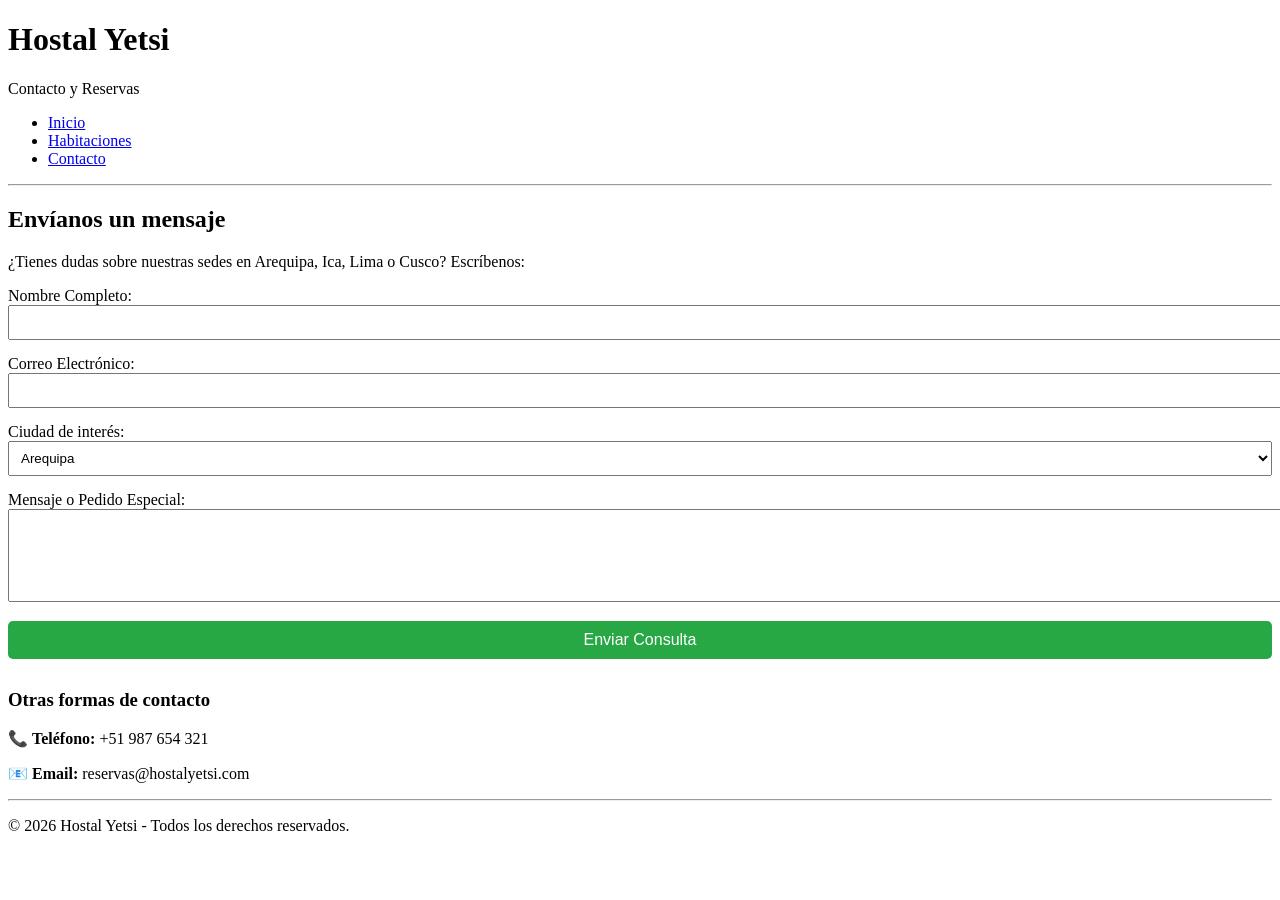
<file: pages/contacto.html>
<!DOCTYPE html>
<html lang="es">
<head>
    <meta charset="UTF-8">
    <meta name="viewport" content="width=device-width, initial-scale=1.0">
    <title>Contacto - Hostal Yetsi</title>
</head>
<body>
    <header>
        <div>
            <h1>Hostal Yetsi</h1>
            <span>Contacto y Reservas</span>
        </div>
        <nav>
            <ul>
                <li><a href="../index.html">Inicio</a></li>
                <li><a href="habitaciones.html">Habitaciones</a></li>
                <li><a href="contacto.html">Contacto</a></li>
            </ul>
        </nav>
    </header>
    <hr>

    <main>
        <h2>Envíanos un mensaje</h2>
        <p>¿Tienes dudas sobre nuestras sedes en Arequipa, Ica, Lima o Cusco? Escríbenos:</p>

        <form action="#" method="post" style="display: flex; flex-direction: column; gap: 15px;">
            <div>
                <label for="nombre">Nombre Completo:</label><br>
                <input type="text" id="nombre" name="nombre" required style="width: 100%; padding: 8px;">
            </div>

            <div>
                <label for="email">Correo Electrónico:</label><br>
                <input type="email" id="email" name="email" required style="width: 100%; padding: 8px;">
            </div>

            <div>
                <label for="ciudad">Ciudad de interés:</label><br>
                <select id="ciudad" name="ciudad" style="width: 100%; padding: 8px;">
                    <option value="arequipa">Arequipa</option>
                    <option value="ica">Ica</option>
                    <option value="lima">Lima</option>
                    <option value="cusco">Cusco</option>
                </select>
            </div>

            <div>
                <label for="mensaje">Mensaje o Pedido Especial:</label><br>
                <textarea id="mensaje" name="mensaje" rows="5" style="width: 100%; padding: 8px;"></textarea>
            </div>

            <button type="submit" style="background-color: #28a745; color: white; padding: 10px; border: none; border-radius: 5px; cursor: pointer; font-size: 16px;">
                Enviar Consulta
            </button>
        </form>

        <section style="margin-top: 30px;">
            <h3>Otras formas de contacto</h3>
            <p>📞 <strong>Teléfono:</strong> +51 987 654 321</p>
            <p>📧 <strong>Email:</strong> reservas@hostalyetsi.com</p>
        </section>
    </main>

    <hr>
    <footer>
        <p>&copy; 2026 Hostal Yetsi - Todos los derechos reservados.</p>
    </footer>
</body>
</html>
</file>
<file: assets/css/styles.css>
:root {
  --cream: #fbf6ef;
  --paper: #fffdf9;
  --ink: #302831;
  --muted: #756d74;
  --wine: #7f304b;
  --wine-dark: #4b1d2b;
  --blush: #e8c5c9;
  --lav: #e9e1f1;
  --sage: #c9d2c1;
  --olive: #59624c;
  --gold: #b89558;
  --night: #111018;
  --night-2: #211b2a;
  --blue: #25344e;
  --yellow: #ead38c;
  --shadow: 0 20px 55px rgba(48, 40, 49, .11);
  --radius: 28px
}

* {
  box-sizing: border-box
}

html {
  scroll-behavior: smooth;
  scroll-padding-top: 80px
}

body {
  margin: 0;
  background: var(--cream);
  color: var(--ink);
  font-family: Georgia, "Times New Roman", serif;
  line-height: 1.65;
  overflow-x: hidden
}

body:before {
  content: "";
  position: fixed;
  inset: 0;
  pointer-events: none;
  z-index: 100;
  background-image: radial-gradient(rgba(48, 40, 49, .10) .5px, transparent .5px);
  background-size: 10px 10px;
  opacity: .10
}

.ambient-background {
  position: fixed;
  inset: 0;
  pointer-events: none;
  background: radial-gradient(circle at 8% 12%, rgba(232, 197, 201, .16), transparent 24%), radial-gradient(circle at 92% 78%, rgba(185, 149, 88, .10), transparent 25%);
  z-index: -2
}

.particle-layer {
  position: fixed;
  inset: 0;
  overflow: hidden;
  pointer-events: none;
  z-index: 150
}

.cursor-glow {
  position: fixed;
  width: 170px;
  height: 170px;
  border-radius: 50%;
  pointer-events: none;
  z-index: 1;
  transform: translate(-50%, -50%);
  background: radial-gradient(circle, rgba(185, 149, 88, .10), transparent 68%)
}

.scroll-progress {
  position: fixed;
  top: 0;
  left: 0;
  height: 3px;
  width: 0;
  background: linear-gradient(90deg, var(--wine), var(--gold));
  z-index: 200
}

.site-nav {
  background: rgba(251, 246, 239, .82);
  backdrop-filter: blur(14px);
  border-bottom: 1px solid rgba(48, 40, 49, .08);
  transition: .3s
}

.navbar-brand {
  font-weight: 700;
  color: var(--wine-dark) !important
}

.navbar-brand span {
  color: var(--wine)
}

.nav-link {
  font-family: Arial, sans-serif;
  font-size: .74rem;
  letter-spacing: .08em;
  text-transform: uppercase;
  color: var(--wine-dark) !important
}

.nav-link:hover,
.nav-special {
  color: var(--wine) !important
}


.hero {
  min-height: 100svh;
  position: relative;
  overflow: hidden;
  background: radial-gradient(circle at 20% 25%, rgba(232, 197, 201, .28), transparent 28%), radial-gradient(circle at 80% 70%, rgba(233, 225, 241, .30), transparent 30%), linear-gradient(135deg, #fffdf9, #f2ebe6)
}

.hero-content {
  position: relative;
  z-index: 2;
  padding-top: 55px
}

.hero-kicker {
  font-family: Arial, sans-serif;
  font-weight: 700;
  letter-spacing: .18em;
  font-size: .68rem;
  color: var(--wine)
}

.eyebrow {
  font-family: Arial, sans-serif;
  text-transform: uppercase;
  letter-spacing: .2em;
  font-size: .69rem;
  font-weight: 700;
  color: var(--wine);
  margin-bottom: .55rem
}

.hero h1 {
  font-size: clamp(4rem, 13vw, 9.5rem);
  line-height: .88;
  color: var(--wine-dark);
  margin: 1.1rem 0
}

.hero h1 span {
  color: var(--wine)
}

.hero-subtitle {
  font-size: clamp(1.8rem, 5vw, 3rem);
  font-style: italic;
  color: var(--wine);
  margin-bottom: .8rem
}

.hero-text {
  max-width: 590px;
  color: var(--muted);
  font-size: 1.04rem
}

.main-button,
.final-button,
.secret-button,
.midnight-button {
  border: 0;
  border-radius: 999px;
  padding: .9rem 1.35rem;
  cursor: pointer;
  transition: transform .25s, box-shadow .25s;
  background: var(--wine-dark);
  color: #fff;
  box-shadow: 0 12px 28px rgba(75, 29, 43, .18);
  font-family: Arial, sans-serif
}

.main-button:hover,
.final-button:hover,
.secret-button:hover,
.midnight-button:hover {
  box-shadow: 0 18px 35px rgba(75, 29, 43, .24);
  transform: translateY(-3px)
}

.main-button span {
  margin-left: .55rem
}

.scroll-hint {
  font-family: Arial, sans-serif;
  font-size: .67rem;
  letter-spacing: .13em;
  text-transform: uppercase;
  color: var(--muted);
  margin-top: 2rem
}

.scroll-hint span {
  display: inline-block;
  width: 5px;
  height: 5px;
  border-radius: 50%;
  background: var(--wine);
  margin-right: .5rem
}

.hero-orbit {
  position: absolute;
  color: rgba(127, 48, 75, .22);
  font-size: 3rem;
  animation: float 6s ease-in-out infinite
}

.orbit-a {
  left: 9%;
  top: 25%
}

.orbit-b {
  right: 14%;
  top: 20%;
  color: rgba(184, 149, 88, .25);
  animation-delay: -2s
}

.orbit-c {
  right: 9%;
  bottom: 18%;
  animation-delay: -4s
}

.floral-corner {
  position: absolute;
  font-size: 8rem;
  color: rgba(127, 48, 75, .14);
  filter: drop-shadow(0 12px 25px rgba(48, 40, 49, .08));
  animation: flowerSway 6s ease-in-out infinite
}

.floral-corner-left {
  left: -35px;
  top: 13%
}

.floral-corner-right {
  right: -35px;
  bottom: 10%;
  animation-delay: -2s
}

.section {
  padding: clamp(75px, 9vw, 125px) 0
}

.section-heading {
  max-width: 760px;
  margin-bottom: 3rem
}

.section-heading h2,
.split-text h2,
.secret-card h2,
.letter-card h2,
.midnight-content h2,
.future-card h2 {
  font-size: clamp(2.35rem, 5.5vw, 4.6rem);
  line-height: 1.02;
  color: var(--wine-dark);
  margin: .35rem 0 1.1rem
}

.section-heading p:not(.eyebrow),
.split-text p,
.secret-card>p {
  color: var(--muted);
  font-size: 1.04rem
}

.counter-section {
  background: linear-gradient(180deg, #fbf6ef, #f1e8e0 50%, #fbf6ef)
}

.counter-section .section-heading {
  margin-left: auto;
  margin-right: auto
}

.counter-card {
  max-width: 1050px;
  background: var(--paper);
  border-radius: var(--radius);
  box-shadow: var(--shadow);
  overflow: hidden
}

.counter-item {
  padding: 2rem 1rem;
  text-align: center;
  border-right: 1px solid rgba(48, 40, 49, .07)
}

.counter-item:last-child {
  border-right: 0
}

.counter-item strong {
  display: block;
  font-family: Arial, sans-serif;
  font-size: clamp(2.3rem, 6vw, 4.3rem);
  color: var(--wine-dark);
  line-height: 1
}

.counter-item span {
  font-family: Arial, sans-serif;
  text-transform: uppercase;
  letter-spacing: .12em;
  font-size: .68rem;
  color: var(--muted)
}

.soft-text,
.food-joke {
  color: var(--wine);
  font-style: italic;
  margin-top: 1.4rem
}

.story-section {
  background: #efe6dc
}

.memory-card,
.reason-card,
.flower-card,
.food-card,
.place-card {
  background: var(--paper);
  border: 0;
  border-radius: var(--radius);
  box-shadow: var(--shadow);
  padding: 1.8rem;
  position: relative;
  overflow: hidden;
  transition: transform .3s, box-shadow .3s
}

.memory-card:hover,
.reason-card:hover,
.flower-card:hover,
.food-card:hover,
.place-card:hover {
  transform: translateY(-6px);
  box-shadow: 0 25px 60px rgba(48, 40, 49, .15)
}

.memory-card.featured {
  background: #e8d9d4
}

.timeline-number {
  position: absolute;
  right: 1.5rem;
  top: 1.2rem;
  font-family: Arial, sans-serif;
  color: var(--wine);
  font-size: .7rem
}

.timeline-date,
.place-tag {
  font-family: Arial, sans-serif;
  text-transform: uppercase;
  letter-spacing: .11em;
  font-size: .68rem;
  color: var(--wine);
  font-weight: 700
}

.memory-card h3,
.reason-card h3,
.flower-card h3,
.food-card h3,
.place-card h3 {
  color: var(--wine-dark);
  font-size: 1.35rem;
  margin: .6rem 0
}

.memory-card>p:not(.timeline-date),
.reason-card p,
.flower-card p,
.food-card p,
.place-card p {
  color: var(--muted)
}

.desc-photos {
  display: grid;
  gap: 1rem;
  margin-top: 1.4rem;
  width: 100%;
}

/* Caso: 1 imagen → ocupa todo */
.desc-photos:has(.desc-photo:nth-child(1):last-child) {
  grid-template-columns: 1fr;
}

/* Caso: 2 imágenes → 2 columnas */
.desc-photos:has(.desc-photo:nth-child(2):last-child) {
  grid-template-columns: repeat(2, 1fr);
}

/* Caso: 4 imágenes → 2 columnas (2x2) */
.desc-photos:has(.desc-photo:nth-child(4):last-child) {
  grid-template-columns: repeat(2, 1fr);
}

.desc-photo {
  border-radius: 18px;
  overflow: hidden;
  background: #eee7e2;
  height: 220px;
}

.desc-photo img {
  width: 100%;
  height: 100%;
  object-fit: cover;
  transition: transform .4s ease;
  display: block;
}

.desc-photo:hover img {
  transform: scale(1.05);
}
#desconocido-2 img {
  object-fit: cover;
  object-position: top;
}
#tercer-ciclo-1 img {
  object-fit: cover;
  object-position: top;
}
#tercer-ciclo-2 img {
  object-fit: cover;
  object-position: center 30%;
}
#tercer-ciclo-3 img {
  object-fit: cover;
  object-position: top;
}
/* Responsive: en móviles, una sola columna */
@media (max-width: 575.98px) {
  .desc-photos {
    grid-template-columns: 1fr !important;
  }
  #tercer-ciclo-4 img {
  object-fit: contain;
  object-position: center 30%;
}
}

.collar-photos {
  display: grid;
  grid-template-columns: repeat(2, 1fr); /* dos columnas iguales */
  gap: 1rem; /* espacio entre imágenes */
  margin-top: 1rem;
}

.collar-photo {
  max-width: 400px;
  min-height: 350px;
  text-align: center;
  border-radius: 20px;
  overflow: hidden;
  background: #eee7e2;
}

.collar-photo img {
  width: 100%;
  height: 100%;
  object-fit: cover;       /* llena el espacio */
  object-position: center; /* centra la imagen */
  transition: transform .4s ease;
  display: block;
}

.collar-photo:hover img {
  transform: scale(1.05);  /* efecto zoom al pasar el mouse */
}
/* Responsive: en móviles, una sola columna */
@media (max-width: 575.98px) {
  .collar-photos {
    grid-template-columns: 1fr;
  }
}

.place-card {
  position: relative;
  border-radius: 18px;
  overflow: hidden;
  background: #f5f5f5;
  box-shadow: 0 4px 12px rgba(0,0,0,0.1);
  transition: transform .3s ease, box-shadow .3s ease;
}

.place-card:hover {
  transform: translateY(-6px);
  box-shadow: 0 8px 20px rgba(0,0,0,0.15);
}

.place-card img {
  width: 100%;
  height: 220px;
  object-fit: cover;       /* llena el espacio sin deformar */
  object-position: center; /* centra la imagen */
  display: block;
  transition: transform .4s ease;
  border-radius: 20px;
}

.place-card:hover img {
  transform: scale(1.05);  /* efecto zoom suave al pasar el mouse */
}

.place-tag {
  position: absolute;
  top: 12px;
  left: 12px;
  background: rgba(0,0,0,0.6);
  color: #fff;
  font-size: 0.85rem;
  padding: 4px 10px;
  border-radius: 12px;
}

.concert-photo {
  border-radius: 18px;       /* bordes redondeados */
  overflow: hidden;          /* recorta la imagen/video dentro del borde */
  margin-bottom: 1rem;
  box-shadow: 0 4px 12px rgba(0,0,0,0.1); /* sombra elegante */
  transition: transform .3s ease, box-shadow .3s ease;
}

.concert-photo img,
.concert-photo video {
  width: 100%;
  height: 280px;
  object-fit: cover;         /* llena el espacio sin deformar */
  object-position: center;   /* centra el contenido */
  display: block;
}

.concert-photo:hover {
  transform: translateY(-6px);
  box-shadow: 0 8px 20px rgba(0,0,0,0.15);
}

.concert-copy h2 {
  font-size: 2.2rem;
  line-height: 1.2;
}

.concert-date {
  font-weight: bold;
  margin-top: 1rem;
  color: #ff6f61;
}

.reason-card {
  border-radius: 18px;              /* bordes redondeados en toda la tarjeta */
  overflow: hidden;                 /* asegura que la imagen se recorte */
  background: #fff;
  box-shadow: 0 4px 12px rgba(0,0,0,0.1);
  transition: transform .3s ease, box-shadow .3s ease;
  text-align: center;
  padding-bottom: 1rem;
}

.reason-card:hover {
  transform: translateY(-6px);
  box-shadow: 0 8px 20px rgba(0,0,0,0.15);
}

.reason-photo {
  width: 100%;
  height: 240px;
  object-fit: cover;                /* llena el espacio sin deformar */
  object-position: center;          /* centra la imagen */
  border-radius: 18px 18px 0 0;     /* solo arriba redondeado */
  display: block;
  transition: transform .4s ease;
}

.reason-card:hover .reason-photo {
  transform: scale(1.05);           /* efecto zoom suave al pasar el mouse */
}

.reason-card h3 {
  font-size: 1.2rem;
  margin-top: 0.8rem;
  color: #333;
}

.reason-card p {
  font-size: 0.95rem;
  color: #666;
  margin: 0.5rem 1rem 0;
}

.flower-card {
  border-radius: 18px;              /* bordes redondeados en toda la tarjeta */
  overflow: hidden;                 /* asegura que la imagen se recorte */
  background: #fff;
  box-shadow: 0 4px 12px rgba(0,0,0,0.1);
  transition: transform .3s ease, box-shadow .3s ease;
  text-align: center;
  padding-bottom: 1rem;
}

.flower-card:hover {
  transform: translateY(-6px);
  box-shadow: 0 8px 20px rgba(0,0,0,0.15);
}

.flor-photo {
  width: 100%;
  height: 240px;
  object-fit: cover;                /* llena el espacio sin deformar */
  object-position: center;          /* centra la imagen */
  border-radius: 18px 18px 0 0;     /* solo arriba redondeado */
  display: block;
  transition: transform .4s ease;
}

.flower-card:hover .flor-photo {
  transform: scale(1.05);           /* efecto zoom suave al pasar el mouse */
}

.flower-card h3 {
  font-size: 1.2rem;
  margin-top: 0.8rem;
  color: #333;
}

.flower-card p {
  font-size: 0.95rem;
  color: #666;
  margin: 0.5rem 1rem 0;
}

.food-card {
  border-radius: 18px;              /* bordes redondeados */
  overflow: hidden;                 /* recorta la imagen dentro del borde */
  background: #fff;
  box-shadow: 0 4px 12px rgba(0,0,0,0.1);
  transition: transform .3s ease, box-shadow .3s ease;
  text-align: center;
  padding-bottom: 1rem;
}

.food-card:hover {
  transform: translateY(-6px);
  box-shadow: 0 8px 20px rgba(0,0,0,0.15);
}

.food-photo {
  width: 100%;
  height: 240px;
  object-fit: cover;                /* llena el espacio sin deformar */
  object-position: center;
  border-radius: 18px 18px 0 0;     /* redondea solo arriba */
  display: block;
  transition: transform .4s ease;
}

.food-card:hover .food-photo {
  transform: scale(1.05);           /* efecto zoom suave */
}

.food-photo-main {
  width: 750px;
  max-height: 450px;
  object-fit: cover;
  border-radius: 20px;
  margin: 2rem auto;
  box-shadow: 0 6px 18px rgba(0,0,0,0.15);
  display: block;
}

.food-joke {
  text-align: center;
  font-style: italic;
  margin-top: 1rem;
  color: #555;
}

.gallery {
  display: flex;
  flex-wrap: wrap;
  gap: 1rem;
}

.gallery-item {
  position: relative;
  border-radius: 18px;
  overflow: hidden;
  box-shadow: 0 4px 12px rgba(0,0,0,0.1);
  transition: transform .3s ease, box-shadow .3s ease;
}

.gallery-item:hover {
  transform: translateY(-6px);
  box-shadow: 0 8px 20px rgba(0,0,0,0.15);
}

.gallery-photo {
  width: 100%;
  height: 100%;
  object-fit: cover;       /* llena el espacio sin deformar */
  object-position: center;
  display: block;
  transition: transform .4s ease;
}

.gallery-item:hover .gallery-photo {
  transform: scale(1.05);  /* efecto zoom suave */
}

/* Variantes de tamaño */
.gallery-item.tall {
  grid-row: span 2;
}

.gallery-item.wide {
  grid-column: span 2;
}


.photo-placeholder {
  min-height: 210px;
  margin-top: 1.4rem;
  border-radius: 20px;
  background: linear-gradient(135deg, #e9e1f1, #f1dfdf);
  display: grid;
  place-items: center;
  text-align: center;
  color: var(--wine);
  font-family: Arial, sans-serif;
  font-size: .76rem;
  padding: 1rem
}

.photo-placeholder span {
  display: block;
  font-size: 2.5rem;
  margin-bottom: .4rem
}

.portrait {
  min-height: 480px
}

.love-section {
  padding: clamp(80px, 10vw, 140px) 0;
  background: linear-gradient(135deg, #651f35, #a14d62);
  color: #fff
}

.love-card {
  max-width: 800px;
  background: rgba(255, 253, 249, .96);
  padding: clamp(2.5rem, 7vw, 5.5rem);
  border-radius: 40px;
  box-shadow: 0 30px 80px rgba(75, 29, 43, .24)
}

.love-symbol {
  font-size: 3rem;
  color: var(--wine)
}

.love-card h2 {
  font-size: clamp(3rem, 8vw, 5.8rem);
  line-height: .95;
  color: var(--wine-dark)
}

.love-card p {
  color: var(--muted);
  max-width: 580px;
  margin: 0 auto 1rem
}

.love-card strong {
  color: var(--wine);
  font-size: 1.45rem
}

.mini-note {
  width: min(340px, 100%);
  display: flex;
  justify-content: space-between;
  border: 1px solid rgba(127, 48, 75, .25);
  padding: .8rem 1rem;
  border-radius: 14px;
  font-family: Arial, sans-serif;
  color: var(--wine);
  margin-top: 1.7rem
}

.necklace-section {
  background: #fffaf0
}

.image-frame {
  padding: .8rem;
  background: var(--paper);
  box-shadow: var(--shadow);
  transform: rotate(1.5deg)
}

.places-section {
  background: linear-gradient(180deg, #dfe5d8, #eef0e8);
}

.places-section .section-heading h2 {
  color: #3e4636
}

.place-card {
  padding: 1.5rem
}

.place-pin {
  font-size: 1.2rem;
  display: block;
  margin-bottom: 1rem
}

.place-card h3 {
  color: #46503c
}

.concert-section {
  padding: clamp(75px, 9vw, 120px) 0;
  background: var(--night);
  color: #fff
}

.concert-copy .eyebrow {
  color: #d6bde3
}

.concert-copy h2 {
  font-family: Arial, sans-serif;
  font-size: clamp(3.8rem, 9vw, 7.5rem);
  line-height: .8;
  letter-spacing: -.06em;
  text-transform: uppercase;
  margin: 1.3rem 0 2rem
}

.concert-copy h2 span {
  color: #bca0d1
}

.concert-copy>p:not(.eyebrow) {
  color: #c7c1c8;
  max-width: 540px
}

.street-label {
  display: inline-block;
  border: 1px solid #5b535d;
  padding: .4rem .65rem;
  font-family: Arial, sans-serif;
  font-size: .62rem;
  letter-spacing: .15em
}

.concert-date {
  font-family: Arial, sans-serif;
  font-size: .7rem;
  letter-spacing: .18em;
  margin-top: 1.6rem
}

.concert-photo {
  transform: rotate(-1.5deg)
}

.photo-placeholder.dark {
  background: linear-gradient(135deg, #27232b, #5a4567);
  color: #ddd3e3;
  min-height: 500px
}

.playlist-section {
  background: #dfe6f0
}

.playlist {
  border-top: 1px solid rgba(37, 52, 78, .16)
}

.playlist li {
  display: grid;
  grid-template-columns: 55px 1fr auto;
  align-items: center;
  gap: 1rem;
  padding: 1.2rem 0;
  border-bottom: 1px solid rgba(37, 52, 78, .16)
}

.track-index {
  font-family: Arial, sans-serif;
  color: #6b7890;
  font-size: .75rem
}

.playlist strong {
  display: block;
  color: #25344e
}

.playlist small {
  display: block;
  color: #5e6878
}

.playlist em {
  font-family: Arial, sans-serif;
  color: #596b89;
  font-size: .68rem
}

.reasons-section {
  background: linear-gradient(180deg, #f3e8bd, #f8f2da)
}

.card-photo,
.flower-image {
  height: 230px;
  border-radius: 20px;
  background: linear-gradient(135deg, #eee7d4, #e7ddad);
  display: grid;
  place-items: center;
  overflow: hidden;
  font-size: 4rem;
  color: #8d7135
}

.flower-section {
  background: #edf0e8
}

.flower-card {
  text-align: center
}

.flower-white {
  background: linear-gradient(135deg, #fff, #e6e9df)
}

.flower-purple {
  background: linear-gradient(135deg, #ddd0ec, #eee4ea)
}

.flower-sun {
  background: linear-gradient(135deg, #f5e6a9, #e6c767)
}

.food-section {
  background: #f4ece3;
  text-align: center
}

.food-card {
  padding: 1.5rem
}

.food-photo {
  max-width: 800px;
  min-height: 350px;
  margin-top: 2rem
}

.floral-break {
  padding: 70px 0;
  background: linear-gradient(135deg, #fffdf9, #e9e1f1)
}

.floral-art {
  min-height: 260px;
  border-radius: 35px;
  background: radial-gradient(circle, #fff 0 10%, transparent 11%), linear-gradient(135deg, #e7dfd4, #e8e0ef);
  display: grid;
  place-items: center;
  font-size: 8rem;
  color: var(--wine);
  box-shadow: var(--shadow)
}

.floral-break h2 {
  font-size: clamp(2.4rem, 6vw, 4.7rem);
  line-height: .98;
  color: var(--wine-dark)
}

.gallery-section {
  background: #f7f5f2
}

.gallery-item {
  height: 250px
}

.gallery-item.tall {
  height: 520px
}

.gallery-item.wide {
  height: 250px
}

.gallery-item .photo-placeholder {
  height: 100%;
  margin: 0
}

.gallery-item .photo-placeholder {
  transition: transform .4s, filter .4s
}

.gallery-item:hover .photo-placeholder {
  transform: scale(1.015);
  filter: saturate(1.05)
}

.quiz-section {
  background: #eee8df
}

.quiz-card {
  max-width: 760px;
  background: var(--paper);
  padding: clamp(2rem, 5vw, 3.5rem);
  border-radius: 32px;
  box-shadow: var(--shadow)
}

.quiz-progress {
  font-family: Arial, sans-serif;
  text-transform: uppercase;
  letter-spacing: .12em;
  font-size: .65rem;
  color: var(--muted);
  margin-bottom: 1.4rem
}

.quiz-question h3 {
  font-size: clamp(1.5rem, 4vw, 2.3rem);
  color: var(--wine-dark)
}

.quiz-options {
  display: grid;
  gap: .75rem;
  margin-top: 1.5rem
}

.quiz-option {
  border: 1px solid rgba(75, 29, 43, .15);
  background: #fff;
  border-radius: 14px;
  padding: 1rem;
  text-align: left;
  color: var(--ink);
  cursor: pointer;
  transition: .25s
}

.quiz-option:hover:not(:disabled) {
  transform: translateX(4px);
  border-color: var(--wine)
}

.quiz-option.correct {
  background: #e0eadc;
  border-color: #80936f
}

.quiz-option.incorrect {
  background: #f1dddd;
  border-color: #b46a73
}

.quiz-feedback {
  min-height: 1.6rem;
  color: var(--wine);
  font-style: italic;
  margin-top: 1rem
}

.universe-section {
  padding: clamp(100px, 12vw, 170px) 0;
  background: radial-gradient(circle at 50% 45%, #403354 0, #1c1824 38%, #0e0c12 100%);
  color: #fff
}

.universe-content {
  max-width: 900px
}

.universe-content h2 {
  font-size: clamp(2.8rem, 7vw, 6rem);
  line-height: .95;
  color: #fff
}

.universe-content .eyebrow {
  color: #c9a7d9
}

.universe-content>p:not(.eyebrow) {
  color: #cfc8d4;
  font-size: 1.05rem
}

.orbit-memory {
  font-size: 2.3rem;
  letter-spacing: 1rem;
  margin: 2rem 0;
  color: #d7b4e7;
  animation: softFloat 5s ease-in-out infinite
}

.universe-pills {
  display: flex;
  flex-wrap: wrap;
  gap: .6rem;
  justify-content: center
}

.universe-pills span {
  border: 1px solid rgba(255, 255, 255, .18);
  padding: .45rem .8rem;
  border-radius: 999px;
  font-family: Arial, sans-serif;
  font-size: .65rem;
  letter-spacing: .08em;
  text-transform: uppercase;
  color: #e2d9e8
}

.secret-section {
  padding: clamp(90px, 10vw, 150px) 0;
  background: #efe6dc
}

.secret-card {
  max-width: 850px;
  background: var(--paper);
  padding: clamp(2.5rem, 7vw, 5rem);
  border-radius: 40px;
  box-shadow: var(--shadow)
}

.secret-art {
  font-size: 4rem;
  color: var(--wine);
  opacity: .8
}

.secret-message {
  display: grid;
  grid-template-rows: 0fr;
  opacity: 0;
  transition: grid-template-rows .5s, opacity .35s;
  margin-top: 0
}

.secret-message>div,
.secret-message>p {
  overflow: hidden
}

.secret-message.show {
  grid-template-rows: 1fr;
  opacity: 1;
  margin-top: 2rem
}

.letter-section {
  padding: clamp(90px, 10vw, 150px) 0;
  background: #e5d6c3
}

.letter-card {
  max-width: 720px;
  background: #fffdf4;
  padding: clamp(2.5rem, 7vw, 5rem);
  border-radius: 10px;
  box-shadow: 0 20px 55px rgba(85, 66, 45, .13)
}

.envelope-icon {
  font-size: 3rem;
  color: #8b6b44
}

.letter-content {
  max-width: 720px;
  background: #fffdf4;
  padding: 0 clamp(2rem, 6vw, 4.5rem);
  max-height: 0;
  overflow: hidden;
  opacity: 0;
  transition: max-height .7s, opacity .4s, padding .7s;
  margin-top: 1rem;
  border-radius: 10px;
  box-shadow: 0 20px 55px rgba(85, 66, 45, .10)
}

.letter-content.show {
  max-height: 900px;
  opacity: 1;
  padding-top: 3rem;
  padding-bottom: 3rem
}

.letter-date {
  font-family: Arial, sans-serif;
  font-size: .7rem;
  letter-spacing: .1em;
  color: #8b6b44
}

.letter-content h3 {
  color: #5e472f
}

.letter-signature {
  font-style: italic;
  color: var(--wine)
}

.midnight-section {
  padding: clamp(100px, 12vw, 170px) 0;
  background: radial-gradient(circle at 50% 35%, #421725, #1a0b12 48%, #09070a 100%);
  color: #fff;
  position: relative;
  overflow: hidden
}

.midnight-content {
  max-width: 900px
}

.midnight-content .eyebrow {
  color: #d8a2b1
}

.secret-lock {
  display: grid;
  place-items: center;
  width: 72px;
  height: 72px;
  border: 1px solid rgba(255, 255, 255, .18);
  border-radius: 50%;
  margin: 1.5rem auto;
  color: #e9b7c3;
  font-size: 2rem
}

.midnight-content h2 {
  color: #fff;
  font-size: clamp(3rem, 7vw, 6rem)
}

.midnight-content>p:not(.eyebrow) {
  color: #d5c7cb;
  max-width: 680px;
  margin-left: auto;
  margin-right: auto
}

.midnight-button {
  background: #f4e8d4;
  color: #3d1a25;
  box-shadow: 0 15px 40px rgba(0, 0, 0, .25)
}

.midnight-reveal {
  max-width: 760px;
  margin: 2.5rem auto 0;
  padding: 0 0;
  max-height: 0;
  opacity: 0;
  overflow: hidden;
  transition: max-height .8s, opacity .5s, padding .8s;
  border-top: 1px solid transparent
}

.midnight-reveal.show {
  max-height: 900px;
  opacity: 1;
  padding: 2rem 0;
  border-top-color: rgba(255, 255, 255, .15)
}

.whisper {
  font-family: Arial, sans-serif;
  text-transform: uppercase;
  letter-spacing: .16em;
  font-size: .62rem;
  color: #c89daa !important
}

.midnight-reveal h3 {
  font-size: clamp(2rem, 5vw, 3.7rem);
  color: #f3d8df
}

.midnight-reveal p {
  color: #d7c4c9
}

.secret-orbit {
  font-size: 2rem;
  letter-spacing: .7rem;
  color: #e2aebb;
  margin: 1.5rem 0
}

.midnight-reveal small {
  font-family: Arial, sans-serif;
  color: #a9969c
}

.private-gallery {
  display: grid;
  grid-template-columns: repeat(2, minmax(0, 1fr));
  gap: 1rem;
  margin-top: 2rem;
  text-align: left
}

.private-card {
  position: relative;
  min-height: 250px;
  border-radius: 20px;
  overflow: hidden;
  background: linear-gradient(135deg, #2a1119, #5d2638);
  border: 1px solid rgba(255, 255, 255, .10);
  cursor: pointer;
  transition: transform .3s, box-shadow .3s
}

.private-card:hover {
  transform: translateY(-4px);
  box-shadow: 0 18px 45px rgba(0, 0, 0, .25)
}

.private-card .private-image {
  position: absolute;
  inset: 0;
  width: 100%;
  height: 100%;
  object-fit: cover;
  opacity: 0;
  transition: opacity .45s, filter .45s
}

.private-card .private-image.ready {
  opacity: 1
}

.private-card.is-open .private-image {
  filter: none
}

.private-card .private-placeholder {
  position: absolute;
  inset: 0;
  display: grid;
  place-items: center;
  text-align: center;
  padding: 1rem;
  background: radial-gradient(circle at 50% 35%, rgba(231, 169, 183, .22), transparent 32%), linear-gradient(145deg, #2a1119, #5a2638);
  color: #f4dfe4;
  font-family: Arial, sans-serif
}

.private-card .private-placeholder strong {
  display: block;
  font-size: 1.5rem;
  margin-bottom: .35rem
}

.private-card .private-placeholder span {
  display: block;
  font-size: .68rem;
  letter-spacing: .12em;
  text-transform: uppercase;
  opacity: .7
}

.private-card .private-caption {
  position: absolute;
  left: 0;
  right: 0;
  bottom: 0;
  padding: 1rem;
  background: linear-gradient(transparent, rgba(0, 0, 0, .8));
  font-family: Arial, sans-serif;
  font-size: .72rem;
  color: #fff;
  opacity: 0;
  transform: translateY(10px);
  transition: .35s
}

.private-card.is-open .private-caption {
  opacity: 1;
  transform: none
}

.private-card.is-open .private-placeholder {
  opacity: 0
}

.private-card.no-photo .private-placeholder {
  opacity: 1
}

.private-card.no-photo.is-open .private-placeholder {
  opacity: 0;
  background: rgba(42, 17, 25, .85)
}

.private-card.no-photo.is-open:after {
  content: "Añade tu foto en assets/img/private/";
  position: absolute;
  inset: auto 0 50%;
  transform: translateY(50%);
  text-align: center;
  color: #f5dfe4;
  font-family: Arial, sans-serif;
  font-size: .7rem;
  padding: 1rem
}

.future-section {
  padding: clamp(85px, 10vw, 135px) 0;
  background: #dfe2dc
}

.future-card {
  max-width: 1100px;
  background: #f8f8f3;
  padding: clamp(2rem, 5vw, 4rem);
  border-radius: 35px
}

.future-road {
  margin-top: 2.5rem;
  border-top: 1px solid rgba(48, 40, 49, .13)
}

.future-road>div {
  padding: 1.5rem;
  border-right: 1px solid rgba(48, 40, 49, .10)
}

.future-road>div:last-child {
  border-right: 0
}

.future-road span,
.future-road small {
  display: block;
  font-family: Arial, sans-serif
}

.future-road span {
  color: var(--wine);
  font-size: .72rem
}

.future-road strong {
  display: block;
  color: var(--wine-dark);
  margin: .5rem 0
}

.future-road small {
  color: var(--muted)
}

.final-section {
  padding: clamp(120px, 16vw, 210px) 0;
  background: radial-gradient(circle at 50% 30%, #58466b, #211a2a 40%, #100e14 100%);
  color: #fff
}

.final-content h2 {
  font-size: clamp(4rem, 11vw, 9rem);
  line-height: .82;
  color: #fff
}

.final-content h2 span {
  color: #e7c982
}

.final-content>p:not(.eyebrow) {
  color: #d8d0dd;
  font-size: 1.05rem
}

.final-button {
  background: #f2e5c7;
  color: #352633
}

.final-button:hover {
  box-shadow: 0 18px 40px rgba(0, 0, 0, .28)
}

footer {
  background: #0d0b10;
  color: #aaa1ad;
  text-align: center;
  padding: 2rem;
  font-family: Arial, sans-serif;
  font-size: .68rem;
  letter-spacing: .06em
}

.footer-heart {
  color: #d8a2b1;
  font-size: 1.5rem;
  margin-bottom: .35rem
}

.reveal {
  opacity: 0;
  transform: translateY(24px);
  transition: opacity .75s ease, transform .75s ease
}

.reveal.visible {
  opacity: 1;
  transform: none
}

.particle {
  position: absolute;
  top: -8vh;
  will-change: transform, opacity;
  animation: fall var(--duration) linear forwards;
  color: #fff;
  font-family: Georgia, serif;
  text-shadow: 0 2px 10px rgba(0, 0, 0, .08)
}

.particle.rose {
  color: #e3a9b7
}

.particle.lilac {
  color: #cbb8dc
}

.particle.white {
  color: #fff
}


.spark-burst {
  position: fixed;
  z-index: 170;
  pointer-events: none;
  color: #fff;
  will-change: transform, opacity;
  animation: burst .9s ease-out forwards
}
/* =========================================================
   CELEBRACIÓN — 1 AÑO
   ========================================================= */

.celebration-overlay {
  position: fixed;
  inset: 0;
  z-index: 9999;

  display: grid;
  place-items: center;

  background:
    radial-gradient(
      circle at center,
      rgba(88, 70, 107, .96),
      rgba(33, 26, 42, .98) 55%,
      rgba(16, 14, 20, 1) 100%
    );

  opacity: 0;
  visibility: hidden;
  pointer-events: none;

  transition:
    opacity .7s ease,
    visibility .7s ease;

  overflow: hidden;
}

.celebration-overlay.show {
  opacity: 1;
  visibility: visible;
  pointer-events: auto;
}


/* CONTENIDO CENTRAL */

.celebration-core {
  position: relative;
  z-index: 3;
  width: min(90vw, 650px);
  padding: 3rem 2rem;
  text-align: center;
  background: rgba(255, 253, 249, .96);
  border-radius: 40px;
  box-shadow:
    0 30px 100px rgba(0, 0, 0, .35);
  transform: scale(.7);
  opacity: 0;
  transition:
    transform .8s cubic-bezier(.2, 1.4, .4, 1),
    opacity .5s ease;
}

.celebration-overlay.show .celebration-core {
  transform: scale(1);
  opacity: 1;
}


/* TEXTO PEQUEÑO */

.celebration-kicker {
  display: block;

  font-family: Arial, sans-serif;
  font-size: .7rem;
  font-weight: 700;

  letter-spacing: .18em;
  text-transform: uppercase;

  color: var(--wine);

  margin-bottom: 1rem;
}


/* "1 ♥" */

.celebration-title {
  font-family: Georgia, "Times New Roman", serif;

  font-size: clamp(6rem, 18vw, 11rem);
  line-height: .8;

  font-weight: 700;

  color: var(--wine-dark);

  margin: 1rem 0;
}

.celebration-title span {
  color: var(--wine);

  display: inline-block;

  animation: celebrationHeart 1.2s ease-in-out infinite;
}


/* TÍTULO */

.celebration-core h3 {
  margin: 1.5rem 0 .8rem;

  font-size: clamp(2rem, 6vw, 3.5rem);

  line-height: 1;

  color: var(--wine-dark);
}


/* MENSAJE */

.celebration-core p {
  margin: 0;

  font-size: 1.05rem;

  color: var(--muted);
}


/* ANILLOS */

.celebration-ring {
  position: absolute;

  left: 50%;
  top: 50%;

  width: 180px;
  height: 180px;

  border: 1px solid rgba(255, 255, 255, .35);

  border-radius: 50%;

  transform: translate(-50%, -50%) scale(.2);

  opacity: 0;

  pointer-events: none;
}

.celebration-overlay.show .celebration-ring {
  animation: celebrationRing 2s ease-out forwards;
}

.celebration-overlay.show .celebration-ring:nth-child(2) {
  animation-delay: .25s;
}


/* FLASH */

.celebration-flash {
  position: absolute;

  inset: 0;

  background: rgba(255, 255, 255, .25);

  opacity: 0;

  pointer-events: none;
}

.celebration-overlay.show .celebration-flash {
  animation: celebrationFlash .8s ease-out;
}


/* ELEMENTOS QUE CAEN */

.celebration-piece {
  position: absolute;

  top: -50px;

  z-index: 2;

  pointer-events: none;

  color: #fff;

  text-shadow:
    0 4px 15px rgba(0, 0, 0, .25);

  animation:
    celebrationFall var(--duration)
    ease-in forwards;
}


/* IMPACTO */

.celebration-overlay.impact .celebration-core {
  animation: celebrationImpact .45s ease-out;
}


/* =========================================================
   ANIMACIONES DE CELEBRACIÓN
   ========================================================= */

@keyframes celebrationRing {

  0% {
    transform: translate(-50%, -50%) scale(.2);
    opacity: .8;
  }

  100% {
    transform: translate(-50%, -50%) scale(7);
    opacity: 0;
  }
}


@keyframes celebrationFlash {

  0% {
    opacity: .8;
  }

  100% {
    opacity: 0;
  }
}


@keyframes celebrationHeart {

  0%,
  100% {
    transform: scale(1);
  }

  50% {
    transform: scale(1.15);
  }
}


@keyframes celebrationImpact {

  0% {
    transform: scale(1);
  }

  35% {
    transform: scale(1.04);
  }

  100% {
    transform: scale(1);
  }
}


@keyframes celebrationFall {

  0% {
    transform:
      translate3d(0, -10vh, 0)
      rotate(0deg);

    opacity: 0;
  }

  10% {
    opacity: 1;
  }

  100% {
    transform:
      translate3d(var(--drift), 115vh, 0)
      rotate(var(--spin));

    opacity: 0;
  }
}

.js-ready .reveal {
  transition-delay: .03s
}

@keyframes fall {
  from {
    transform: translate3d(0, -8vh, 0) rotate(0)
  }

  to {
    transform: translate3d(var(--drift), 108vh, 0) rotate(280deg);
    opacity: 0
  }
}


@keyframes burst {
  0% {
    opacity: 0;
    transform: translate(-50%, -50%) scale(.4)
  }

  15% {
    opacity: 1
  }

  100% {
    opacity: 0;
    transform: translate(calc(-50% + var(--x)), calc(-50% + var(--y))) scale(1.2)
  }
}

@keyframes float {

  0%,
  100% {
    transform: translateY(0)
  }

  50% {
    transform: translateY(-16px)
  }
}

@keyframes flowerSway {

  0%,
  100% {
    transform: rotate(-3deg) translateY(0)
  }

  50% {
    transform: rotate(4deg) translateY(-8px)
  }
}

@keyframes softFloat {

  0%,
  100% {
    transform: translateY(0)
  }

  50% {
    transform: translateY(-8px)
  }
}


@media(max-width:767.98px) {
  .site-nav .navbar-collapse {
    background: rgba(251, 246, 239, .96);
    padding: .8rem;
    border-radius: 0 0 18px 18px
  }

  .counter-item:nth-child(2) {
    border-right: 0
  }

  .counter-item:nth-child(-n+2) {
    border-bottom: 1px solid rgba(48, 40, 49, .07)
  }

  .private-gallery {
    grid-template-columns: 1fr
  }

  .future-road>div {
    border-right: 0;
    border-bottom: 1px solid rgba(48, 40, 49, .10)
  }

  .future-road>div:last-child {
    border-bottom: 0
  }

  .gallery-item.tall {
    height: 380px
  }

  .portrait {
    min-height: 350px
  }

  .photo-placeholder.dark {
    min-height: 350px
  }
}

@media(prefers-reduced-motion:reduce) {
  html {
    scroll-behavior: auto
  }

  .reveal {
    opacity: 1;
    transform: none;
    transition: none
  }

  .hero-orbit,
  .floral-corner,
  .orbit-memory {
    animation: none
  }

  .cursor-glow {
    display: none
  }

  .particle,
  .spark-burst {
    display: none !important
  }

  .private-card,
  .gallery-item .photo-placeholder {
    transition: none
  }
}
/* =========================================================
   AJUSTES FINALES — MÓVIL
   ========================================================= */
@media (max-width: 767.98px) {
  /* La zona secreta contiene 4 cards en columna.
     900px no alcanza y el max-height antiguo las recortaba. */
  .midnight-reveal.show {
    max-height: 5000px;
    overflow: visible;
    padding-left: .15rem;
    padding-right: .15rem;
  }

  .private-gallery {
    width: 100%;
    grid-template-columns: 1fr;
    gap: 1rem;
  }

  .private-card {
    min-height: 280px;
    width: 100%;
  }

  .private-card .private-placeholder {
    min-height: 280px;
  }

  .private-card .private-placeholder strong {
    font-size: 1.15rem;
    line-height: 1.25;
  }

  .private-card .private-caption {
    font-size: .75rem;
    line-height: 1.4;
  }

  /* Celebración: que el contenido siempre quepa en pantallas pequeñas. */
  .celebration-overlay {
    padding: 1rem;
    overflow-y: auto;
    -webkit-overflow-scrolling: touch;
  }

  .celebration-core {
    width: min(100%, 520px);
    max-height: calc(100dvh - 2rem);
    overflow-y: auto;
    padding: 2rem 1.25rem;
    border-radius: 28px;
  }

  .celebration-kicker {
    font-size: .58rem;
    letter-spacing: .12em;
  }

  .celebration-title {
    font-size: clamp(4.5rem, 25vw, 7rem);
    line-height: .85;
    margin: .8rem 0 1rem;
  }

  .celebration-core h3 {
    font-size: clamp(1.8rem, 8vw, 2.7rem);
    line-height: 1.05;
    margin: .8rem 0;
  }

  .celebration-core p {
    font-size: .95rem;
    line-height: 1.5;
  }
}

@media (max-width: 380px) {
  .private-card,
  .private-card .private-placeholder {
    min-height: 245px;
  }

  .celebration-overlay {
    padding: .65rem;
  }

  .celebration-core {
    max-height: calc(100dvh - 1.3rem);
    padding: 1.5rem 1rem;
    border-radius: 24px;
  }

  .celebration-title {
    font-size: clamp(4rem, 23vw, 5.5rem);
  }

  .celebration-core h3 {
    font-size: 1.7rem;
  }
}
/* Ajustes definitivos para celebration en móviles */
@media (max-width: 767.98px) {
  .celebration-overlay {
    display: flex;
    align-items: center;
    justify-content: center;
    padding: 1rem;
    overflow-y: auto;              /* scroll si el contenido es largo */
    -webkit-overflow-scrolling: touch;
  }

  .celebration-core {
    width: 95%;                    /* ocupa casi todo el ancho */
    max-height: none;              /* deja crecer libremente */
    overflow-y: visible;           /* evita cortes internos */
    padding: 1.5rem 1rem;
    border-radius: 24px;
    transform: none;               /* elimina el scale que recortaba */
  }

  .celebration-title {
    font-size: clamp(3.5rem, 20vw, 6rem);
    line-height: .9;
    margin: .8rem 0 1rem;
  }

  .celebration-core h3 {
    font-size: clamp(1.6rem, 7vw, 2.4rem);
    margin: .8rem 0;
  }

  .celebration-core p {
    font-size: .9rem;
    line-height: 1.4;
  }
}

/* Ajustes extra para pantallas muy pequeñas */
@media (max-width: 380px) {
  .celebration-overlay {
    padding: .65rem;
  }

  .celebration-core {
    padding: 1.2rem .8rem;
    border-radius: 20px;
  }

  .celebration-title {
    font-size: clamp(3rem, 23vw, 5rem);
  }

  .celebration-core h3 {
    font-size: 1.5rem;
  }
}
</file>
